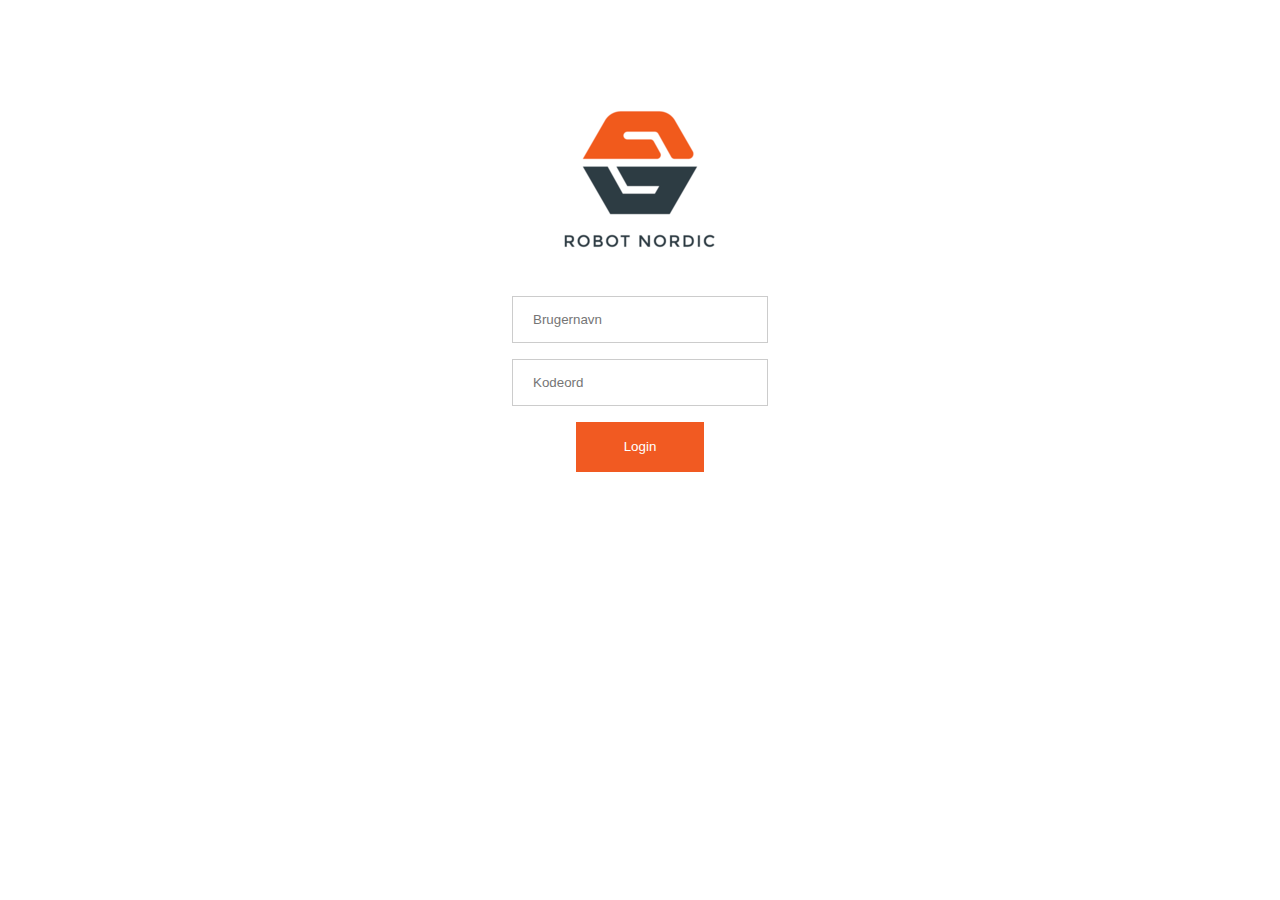
<file: index.html>
<!DOCTYPE html>
<html lang="da">
  <head>
    <meta charset="UTF-8" />
    <meta name="viewport" content="width=device-width, initial-scale=1.0" />
    <title>Loginside</title>
    <link rel="stylesheet" href="styles/style.css" />
    <script src="scrips/js.js" defer></script>
  </head>

  <body>
    <div class="login">
      <div class="loginLogo">
        <img src="assets\images\rnlogo2.png" alt="" />
      </div>
      <div class="loginInput">
        <form name="logind" id="loginForm">
          <input
            id="username"
            type="text"
            placeholder="Brugernavn"
            name="username"
            oninvalid="this.setCustomValidity('Indtast korrekt Brugernavn')"
            required
          />

          <br />

          <input
            id="password"
            type="password"
            placeholder="Kodeord"
            name="password"
            oninvalid="this.setCustomValidity('Forkert kode')"
            required
          />
          <br />
          <button type="submit" onclick="loginCheck(this.form)" value="logind">
            Login
          </button>
        </form>
      </div>
    </div>
  </body>
</html>
</file>
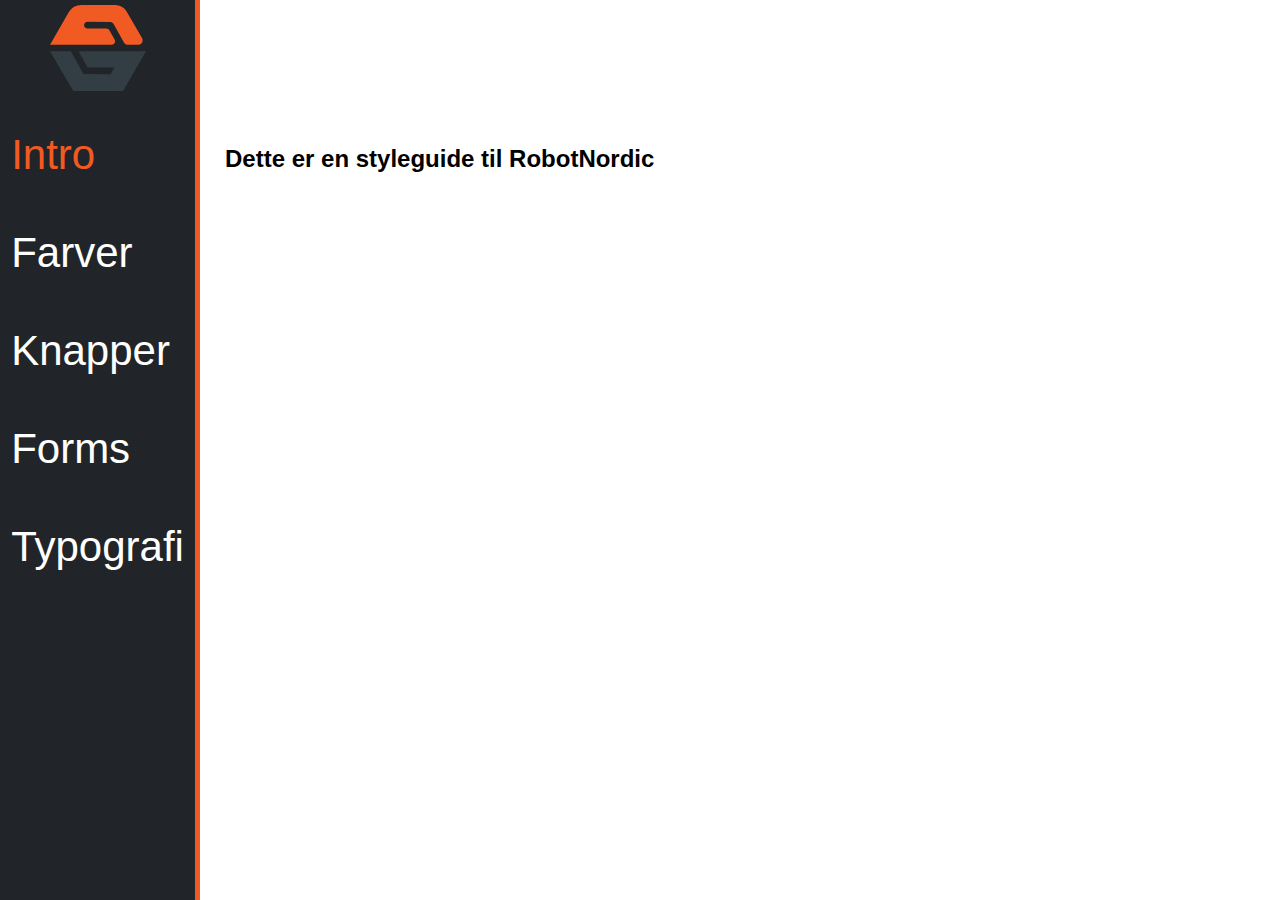
<file: styleguide/index.html>
<!DOCTYPE html>
<html lang="en">
  <head>
    <meta charset="UTF-8" />
    <meta name="viewport" content="width=device-width, initial-scale=1.0" />
    <link rel="stylesheet" href="./styles/index.css" />
    <title>Styleguide</title>
  </head>
  <body>
    <div class="container">
      <div class="fixed">
        <a href="index.html"><img src="./images/RN.svg" alt=""></a>
        <ul>
          <li><a href="index.html" class="active">Intro</a></li>
          <li><a href="farver.html">Farver</a></li>
          <li><a href="knapper.html">Knapper</a></li>
          <li><a href="forms.html">Forms</a></li>
          <li><a href="typografi.html">Typografi</a></li>
        </ul>
      </div>
      <div class="flex-item">
        <h2>
          Dette er en styleguide til RobotNordic
        </h2>
      </div>
    </div>
  </body>
</html>
</file>
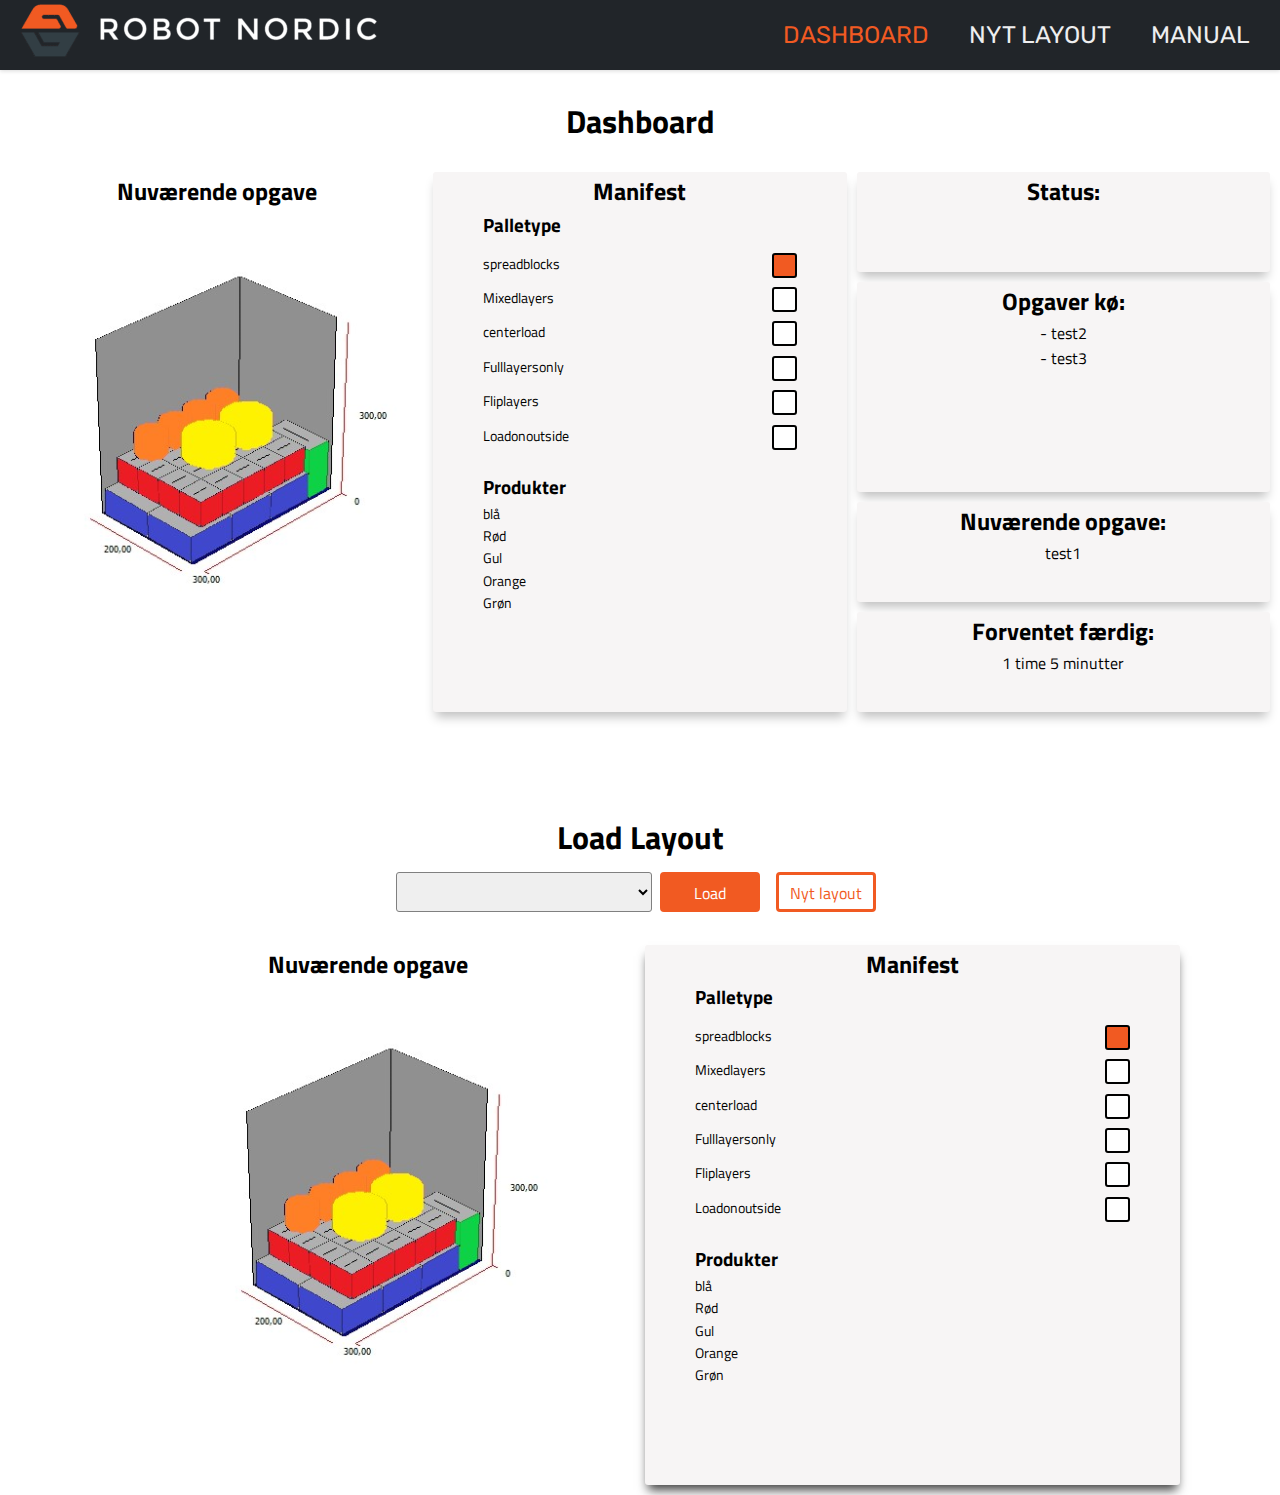
<file: dashboard.html>
<!DOCTYPE html>
<html lang="da">

<head>
  <meta charset="UTF-8">
  <meta name="viewport" content="width=device-width, initial-scale=1.0">
  <title>Dashboard</title>
  <link rel="stylesheet" href="styles/style.css">
  <link rel="stylesheet" href="https://cdnjs.cloudflare.com/ajax/libs/font-awesome/5.11.2/css/all.min.css">
  <link href="https://fonts.googleapis.com/css2?family=Rubik:wght@500&display=swap" rel="stylesheet">
  <link href="https://fonts.googleapis.com/css2?family=Titillium+Web:wght@400;600;700&display=swap" rel="stylesheet">
  <script src="scrips/js.js" defer></script>
  <script src="scrips/manifest.js" defer></script>
</head>

<body>
  <nav class="navbar">
    <label class="navbar-toggle" id="js-navbar-toggle" for="chkToggle">
      <i class="fa fa-bars fa-fw"></i>
    </label>
    <a href="dashboard.html">
      <img class="navbarLogo" src="assets\images\rnlogo1.png" alt=""> </a>
    <input type="checkbox" id="chkToggle">
    <ul class="main-nav" id="js-menu">

      <li>
        <a href="dashboard.html" class="nav-links linkActive">DASHBOARD</a>
      </li>
      <li>
        <a href="nytlayout.html" class="nav-links">NYT LAYOUT</a>
      </li>
      <li>
        <a href="tutorial.html" class="nav-links">MANUAL</a>
      </li>
    </ul>
  </nav>
  <br>
  <h1 style="text-align: center;">Dashboard</h1>
  <br>
  <div class="manifestButton">
      <p>Manifest</p>
  </div>
  <div class="manifestContent"> 
      <h3>Palletype</h3>
      <label class="checkboxContainerDashboard">spreadblocks
        <input type="checkbox" checked="checked" />
        <span class="checkmark"></span>
      </label>
      <label class="checkboxContainerDashboard">Mixedlayers
        <input type="checkbox" />
        <span class="checkmark"></span>
      </label>
      <label class="checkboxContainerDashboard">centerload
        <input type="checkbox" />
        <span class="checkmark"></span>
      </label>
      <label class="checkboxContainerDashboard">Fulllayersonly
        <input type="checkbox" />
        <span class="checkmark"></span>
      </label>
      <label class="checkboxContainerDashboard">Fliplayers
        <input type="checkbox" />
        <span class="checkmark"></span>
      </label>
      <label class="checkboxContainerDashboard">Loadonoutside
        <input type="checkbox" />
        <span class="checkmark"></span>
      </label>
      <br>
      <h3>Produkter</h3>

        <p>blå</p>
        <p>Rød</p>
        <p>Gul</p>
        <p>Orange</p>
        <p>Grøn</p>
  </div>
  <div class="dashboardGridContainer">
    <div class="one">
      <h2>Nuværende opgave</h2>
      <img src="assets\images\unknown.png" alt="" class="dashboardBillede" />
    </div>
    <div class="two">
      <h2 style="text-align: center;">Manifest</h2>
      <h3 style="padding-left: 50px;">Palletype</h3>
      <label class="checkboxContainerDashboard">spreadblocks
        <input type="checkbox" checked="checked" />
        <span class="checkmark"></span>
      </label>
      <label class="checkboxContainerDashboard">Mixedlayers
        <input type="checkbox" />
        <span class="checkmark"></span>
      </label>
      <label class="checkboxContainerDashboard">centerload
        <input type="checkbox" />
        <span class="checkmark"></span>
      </label>
      <label class="checkboxContainerDashboard">Fulllayersonly
        <input type="checkbox" />
        <span class="checkmark"></span>
      </label>
      <label class="checkboxContainerDashboard">Fliplayers
        <input type="checkbox" />
        <span class="checkmark"></span>
      </label>
      <label class="checkboxContainerDashboard">Loadonoutside
        <input type="checkbox" />
        <span class="checkmark"></span>
      </label>
      <br>
      <h3 style="padding-left: 50px;">Produkter</h3>
      <div class="produktFarver">
        <p>blå</p>
        <p>Rød</p>
        <p>Gul</p>
        <p>Orange</p>
        <p>Grøn</p>
      </div>
    </div>
    <div class="three">
      <h2>Status:</h2>
    </div>
    <div class="four">
      <h2>Opgaver kø:</h2>
      <p>- test2</p>
      <p>- test3</p>
    </div>
    <div class="five">
      <h2>Nuværende opgave:</h2>
      <p>test1</p>
    </div>
    <div class="six">
      <h2>Forventet færdig:</h2>
      <p>1 time 5 minutter</p>
    </div>
  </div>

  <h1 style="text-align: center;">Load Layout</h1>
  <div class="loadLayoutSection">
    <select>
      <option value="" disabled selected style="display: none;"> </option>
      <option value="op1">op1</option>
      <option value="op2">op2</option>
      <option value="op3">op3</option>
      <option value="op4">op4</option>
    </select>

    <button class="frem forsideKnap">Load</button>

    <button class="tilbage forsideKnap" onclick="window.location.href= 'nytlayout.html';">Nyt layout</button>
  </div>
  <div class="loadLayoutGridContainer">
    <div class="oneLoad">
      <h2>Nuværende opgave</h2>
      <img src="assets\images\unknown.png" alt="nuværende opgave" class="dashboardBillede2" />
    </div>
    <div class="twoLoad">
      <h2 style="text-align: center;">Manifest</h2>
      <h3 style="padding-left: 50px;">Palletype</h3>
      <label class="checkboxContainerDashboard">spreadblocks
        <input type="checkbox" checked="checked" />
        <span class="checkmark"></span>
      </label>
      <label class="checkboxContainerDashboard">Mixedlayers
        <input type="checkbox" />
        <span class="checkmark"></span>
      </label>
      <label class="checkboxContainerDashboard">centerload
        <input type="checkbox" />
        <span class="checkmark"></span>
      </label>
      <label class="checkboxContainerDashboard">Fulllayersonly
        <input type="checkbox" />
        <span class="checkmark"></span>
      </label>
      <label class="checkboxContainerDashboard">Fliplayers
        <input type="checkbox" />
        <span class="checkmark"></span>
      </label>
      <label class="checkboxContainerDashboard">Loadonoutside
        <input type="checkbox" />
        <span class="checkmark"></span>
      </label>
      <br>
      <h3 style="padding-left: 50px;">Produkter</h3>
      <div class="produktFarver">
        <p>blå</p>
        <p>Rød</p>
        <p>Gul</p>
        <p>Orange</p>
        <p>Grøn</p>
      </div>
    </div>
  </div>


</body>

</html>
</file>
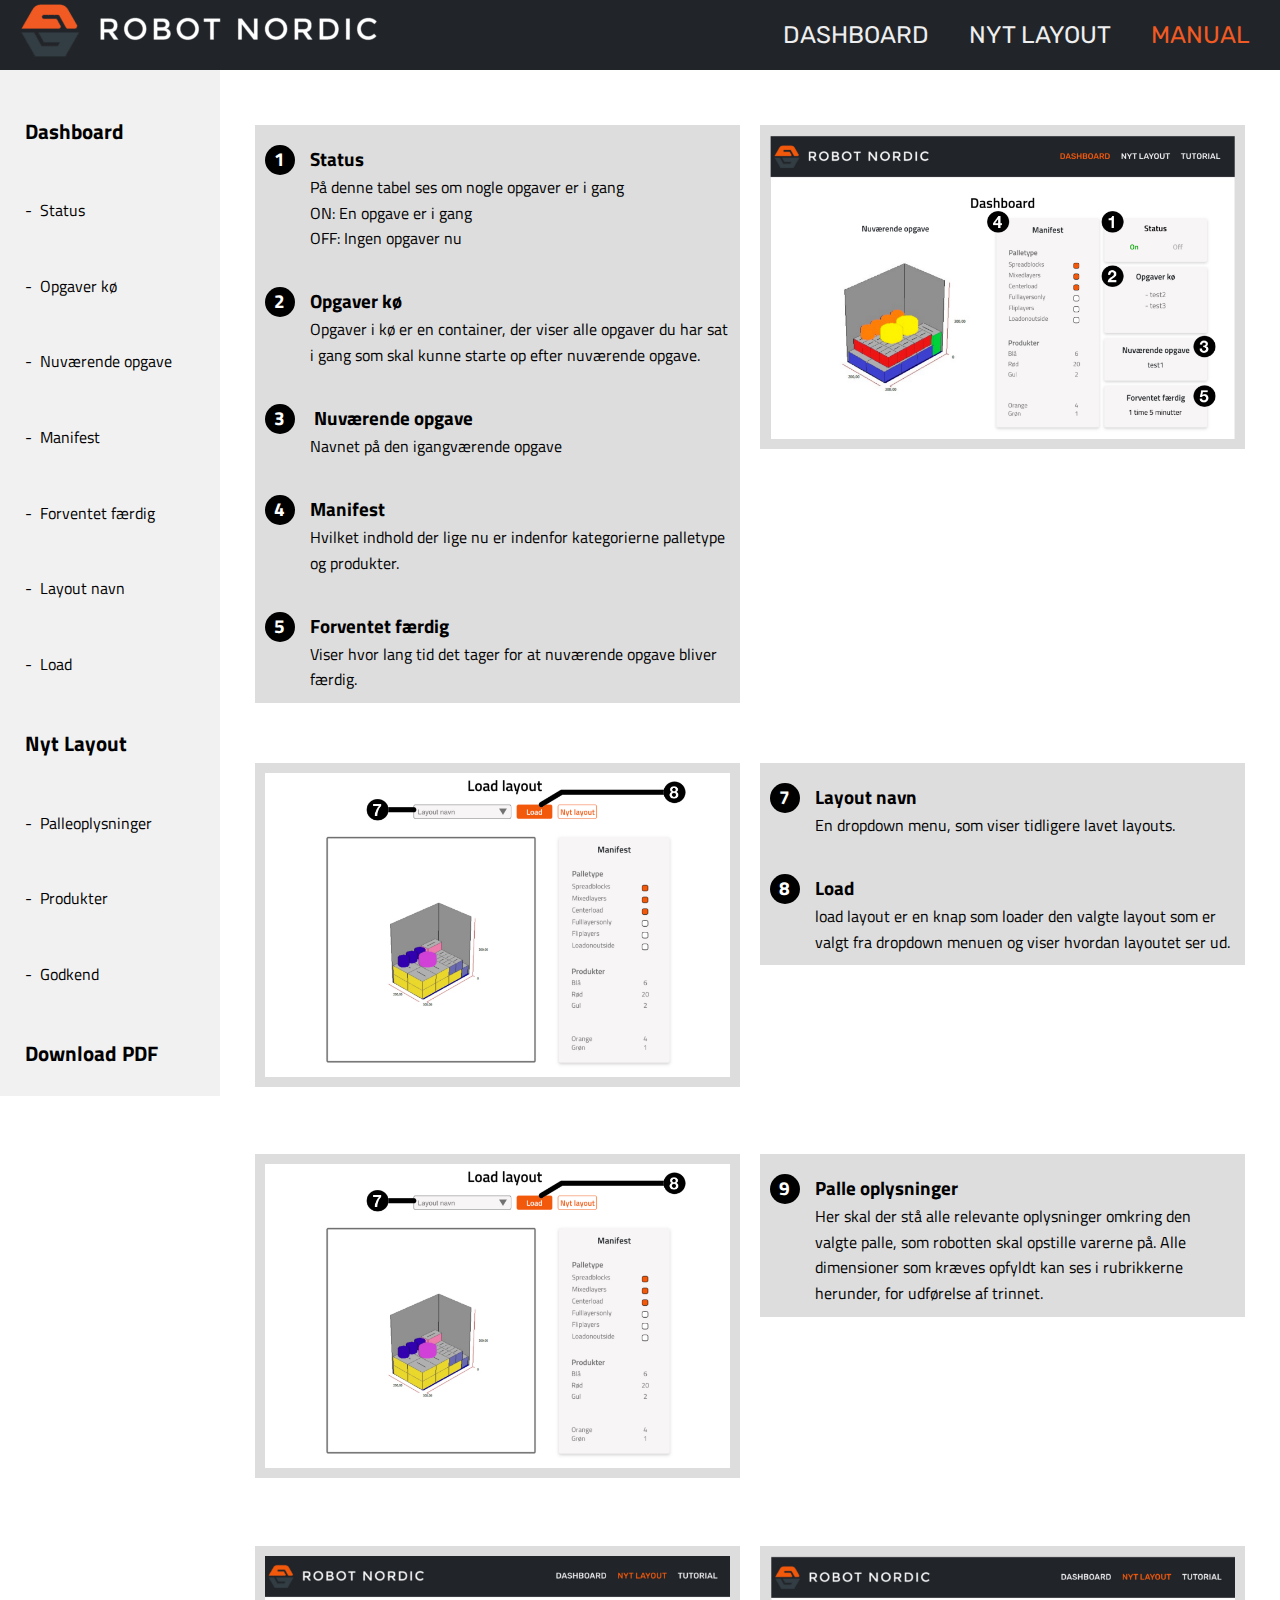
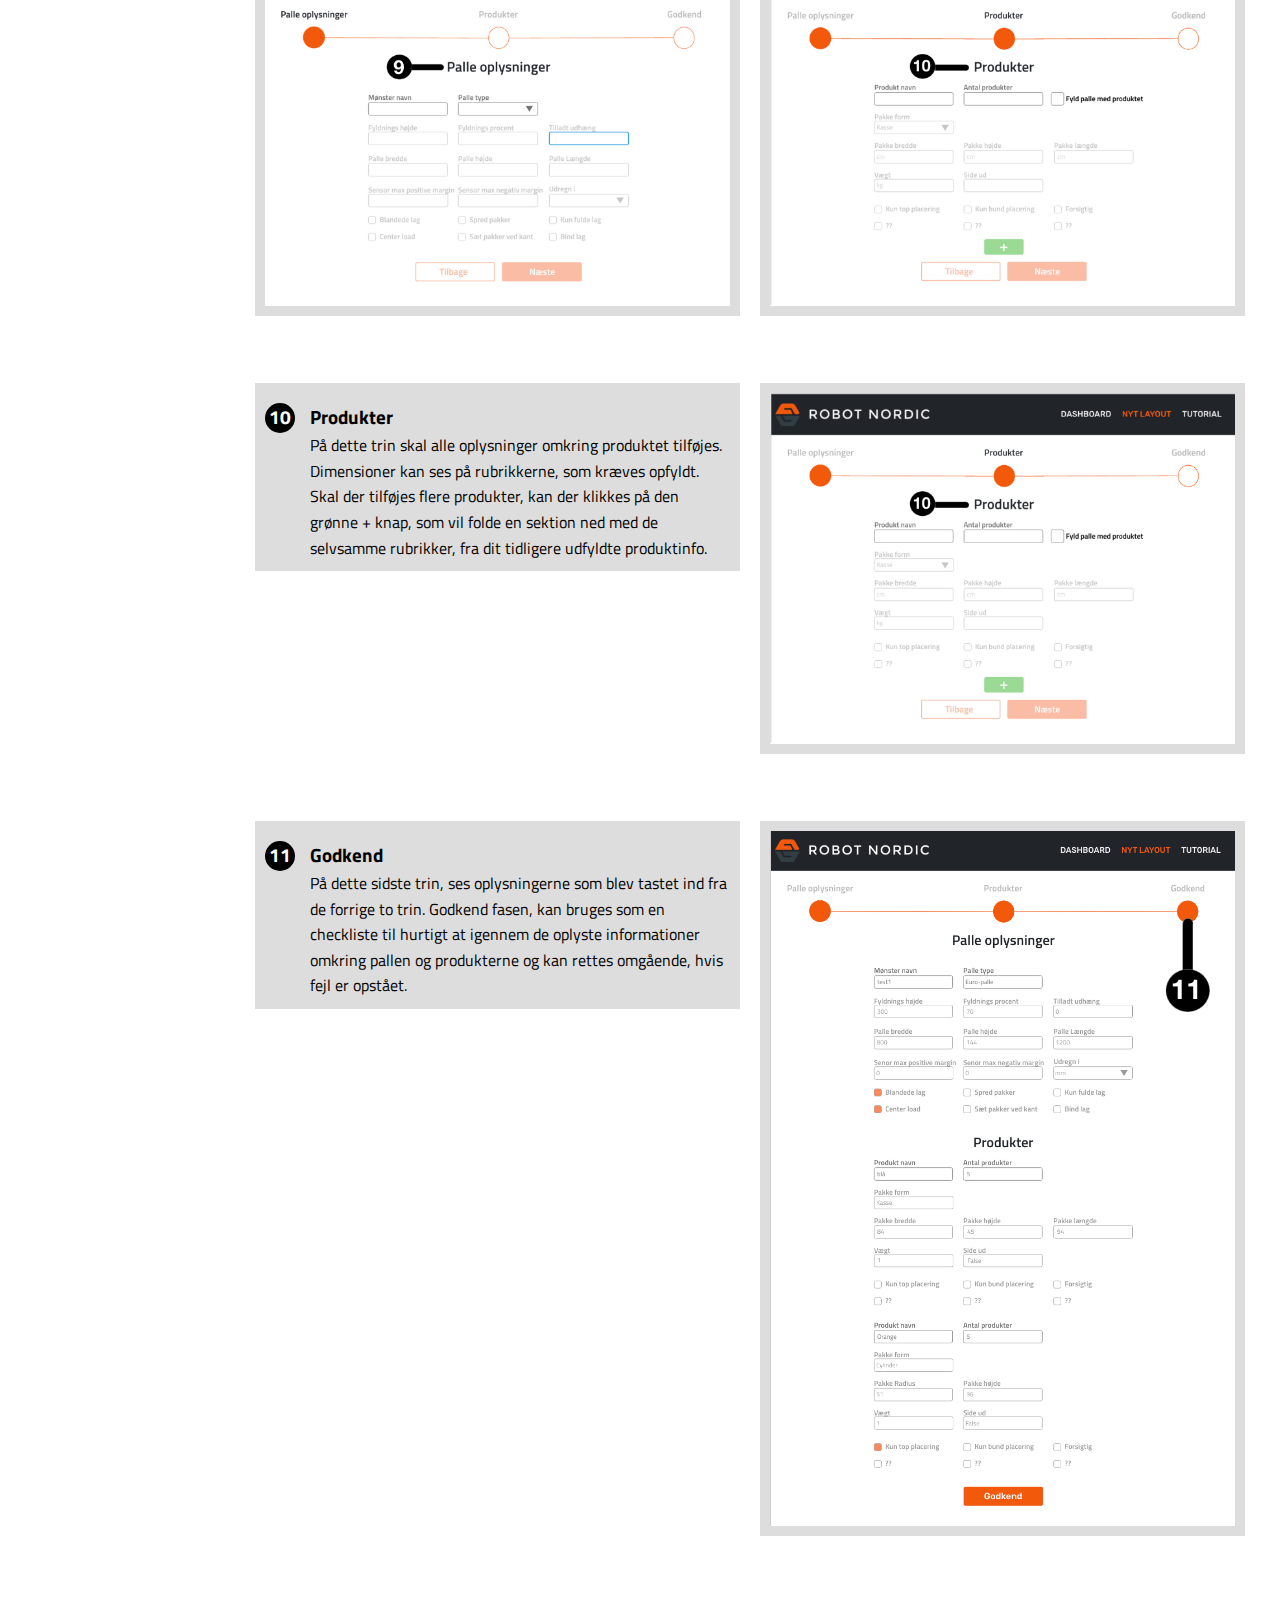
<file: manual.html>
<!DOCTYPE html>
<html lang="da">

<head>
    <meta charset="UTF-8">
    <meta name="viewport" content="width=device-width, initial-scale=1.0">
    <title>Manual</title>
    <link rel="stylesheet" href="styles/style.css">
    <link rel="stylesheet" href="https://cdnjs.cloudflare.com/ajax/libs/font-awesome/5.11.2/css/all.min.css">
    <link href="https://fonts.googleapis.com/css2?family=Rubik:wght@500&display=swap" rel="stylesheet">
    <link href="https://fonts.googleapis.com/css2?family=Titillium+Web:wght@400;600;700&display=swap" rel="stylesheet">
    <script src="scripts/js.js" defer></script>
</head>

<body>
    <!--Top navigation-->
    <nav class="navbar">
        <label class="navbar-toggle" id="js-navbar-toggle" for="chkToggle">
            <i class="fa fa-bars fa-fw"></i>
        </label>
        <a href="dashboard.html">
            <img class="navbarLogo" src="assets/images/rnlogo1.png" alt="robot nordic logo"> </a>
        <input type="checkbox" id="chkToggle">
        <ul class="main-nav" id="js-menu">
            <li>
                <a href="dashboard.html" class="nav-links">DASHBOARD</a>
            </li>
            <li>
                <a href="nytlayout.html" class="nav-links">NYT LAYOUT</a>
            </li>
            <li>
                <a href="manual.html" class="nav-links linkActive">MANUAL</a>
            </li>
        </ul>
    </nav>

    <div class="manualContainer">
        <!--Navigationen som er i siden på manualen-->
        <ul class="manual-nav">
            <li><a href="#dashboard" class="manual-sider">Dashboard</a></li>
            <li><a href="#status" class="manual-links">Status</a></li>
            <li><a href="#opgaver" class="manual-links">Opgaver kø</a></li>
            <li><a href="#nuværendeopgave" class="manual-links">Nuværende opgave</a></li>
            <li><a href="#manifest" class="manual-links">Manifest</a></li>
            <li><a href="#forventetfærdig" class="manual-links">Forventet færdig</a></li>
            <li><a href="#layoutnavn" class="manual-links">Layout navn</a></li>
            <li><a href="#load" class="manual-links">Load</a></li>
            <li><a href="#nytlayout" class="manual-sider">Nyt Layout</a></li>
            <li><a href="#palleoplysninger" class="manual-links">Palleoplysninger</a></li>
            <li><a href="#produkter" class="manual-links">Produkter</a></li>
            <li><a href="#godkend" class="manual-links">Godkend</a></li>
            <li><a href="assets/pdf_manual/Brugermanual_dashboard_v1.pdf" class="manual-sider"
                    download="dashboardpdf">Download PDF</a>
            </li>
        </ul>
        <!--Start på manualens indhold-->
        <div class="manualGrid">
            <!--Punkt 1-5 i manualen-->
            <div class="manual-space">
                <div class="section-one">
                    <h3><span id="status" class="black">1</span>Status</h3>
                    <p class="manual-p">På denne tabel ses om nogle opgaver er i gang
                        <br>ON: En opgave er i gang
                        <br>OFF: Ingen opgaver nu </p>
                    <br>
                    <h3><span id="opgaver" class="black">2</span>Opgaver kø</h3>
                    <p class="manual-p">Opgaver i kø er en container, der viser alle opgaver du har sat i gang som
                        skal
                        kunne starte op
                        efter nuværende opgave.</p>
                    <br>
                    <h3><span id="nuværendeopgave" class="black">3</span> Nuværende opgave</h3>
                    <p class="manual-p">Navnet på den igangværende opgave
                    </p>
                    <br>
                    <h3><span id="manifest" class="black">4</span>Manifest</h3>
                    <p class="manual-p">Hvilket indhold der lige nu er indenfor kategorierne palletype og produkter.
                    </p>
                    <br>
                    <h3><span id="forventetfærdig" class="black">5</span>Forventet færdig</h3>
                    <p class="manual-p">Viser hvor lang tid det tager for at nuværende opgave bliver færdig.
                    </p>
                </div>
            </div>
            <div class="manual-space">
                <img src="assets/images/manual-dashboard.jpg" class="dashboardimg " alt="dashboard">
            </div>
            <!--Punkt 6-8 i manualen-->
            <div class="manual-space desktopBillede">
                <img src="assets/images/manual-load-layout.jpg" class="loadlayoutimg " alt="loadlayoutimg">
            </div>
            <div class="manual-space ">
                <div class="section-one">
                    <h3><span id="layoutnavn" class="black">7</span>Layout navn</h3>
                    <p class="manual-p">En dropdown menu, som viser tidligere lavet layouts.</p>
                    <br>
                    <h3><span id="load" class="black">8</span>Load</h3>
                    <p class="manual-p">load layout er en knap som loader den valgte layout som er valgt fra
                        dropdown
                        menuen og viser
                        hvordan layoutet ser ud.</p>
                </div>
            </div>

            <div class="manual-space mobilBillede">
                <img src="assets/images/manual-load-layout.jpg" class="loadlayoutimg" alt="loadlayoutimg">
            </div>
            <!--Punkt 9 i manualen-->
            <div class="manual-space">
                <div class="section-one">
                    <h3><span id="palleoplysninger" class="black">9</span>Palle oplysninger</h3>
                    <p class="manual-p">Her skal der stå alle relevante oplysninger omkring den valgte palle, som
                        robotten skal opstille
                        varerne på. Alle dimensioner som kræves opfyldt kan ses i rubrikkerne herunder, for
                        udførelse af
                        trinnet. </p>
                </div>
            </div>
            <div class="manual-space">
                <img src="assets/images/manual-palleoplysninger.jpg" class="palleopimg" alt="palleopimg">
            </div>
            <!--Punkt 10 i manualen-->
            <div class="manual-space desktopBillede">
                <img src="assets/images/manual-produkter.jpg" class="produkterimg" alt="produkterimg">
            </div>
            <div class="manual-space">
                <div class="section-one">
                    <h3><span id="produkter" class="black">10</span>Produkter</h3>
                    <p class="manual-p">På dette trin skal alle oplysninger omkring produktet tilføjes. Dimensioner
                        kan
                        ses på rubrikkerne,
                        som kræves opfyldt. Skal der tilføjes flere produkter, kan der klikkes på den grønne + knap,
                        som
                        vil
                        folde en sektion ned med de selvsamme rubrikker, fra dit tidligere udfyldte produktinfo.
                    </p>
                </div>
            </div>
            <div class="manual-space mobilBillede">
                <img src="assets/images/manual-produkter.jpg" class="produkterimg" alt="produkterimg">
            </div>
            <!--Punkt 11 i manualen-->
            <div class="manual-space">
                <div class="section-one">
                    <h3><span id="godkend" class="black">11</span>Godkend</h3>
                    <p class="manual-p">På dette sidste trin, ses oplysningerne som blev tastet ind fra de forrige
                        to
                        trin. Godkend fasen,
                        kan bruges som en checkliste til hurtigt at igennem de oplyste informationer omkring pallen
                        og
                        produkterne og kan rettes omgående, hvis fejl er opstået. </p>
                </div>
            </div>
            <div class="manual-space">
                <img src="assets/images/manual-godkend.jpg" class="godkendimg" alt="godkendimg">
            </div>
        </div>
        <!--Knap som tager brugeren tilbage til toppen af siden-->
        <button onclick="topFunction()" id="myBtn" title="Go to top">▲</button>
    </div>
</body>

</html>
</file>
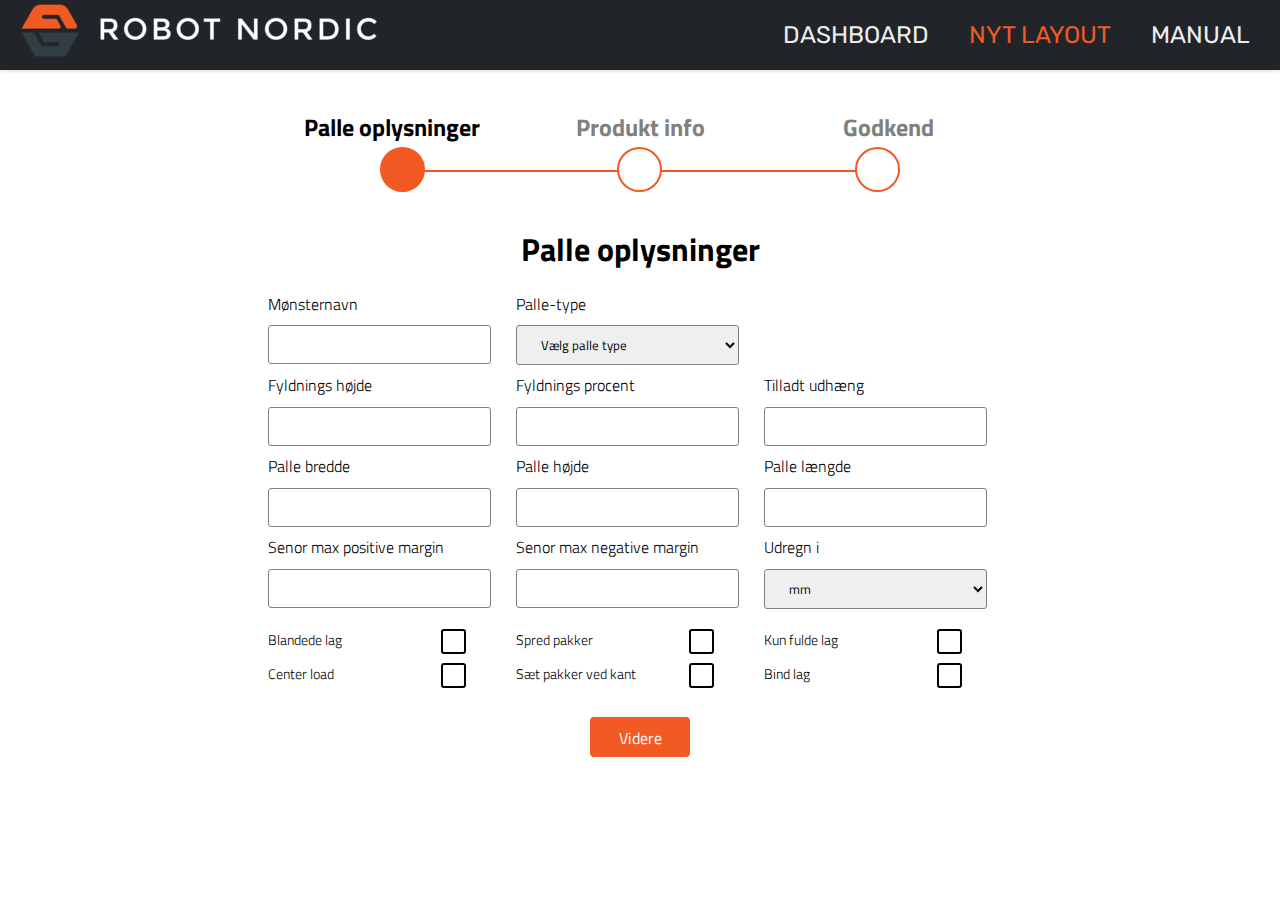
<file: nytlayout.html>
<!DOCTYPE html>
<html lang="da">

<head>
    <meta charset="UTF-8">
    <meta name="viewport" content="width=device-width, initial-scale=1.0">
    <title>Nyt Layout</title>
    <link rel="stylesheet" href="styles/style.css">
    <link rel="stylesheet" href="https://cdnjs.cloudflare.com/ajax/libs/font-awesome/5.11.2/css/all.min.css">
    <link href="https://fonts.googleapis.com/css2?family=Rubik:wght@500&display=swap" rel="stylesheet">
    <link href="https://fonts.googleapis.com/css2?family=Titillium+Web:wght@400;600;700&display=swap" rel="stylesheet">
    <script src="scrips/js.js" defer></script>
</head>

<body>
    <nav class="navbar">
        <label class="navbar-toggle" id="js-navbar-toggle" for="chkToggle">
            <i class="fa fa-bars fa-fw"></i>
        </label>
        <a href="dashboard.html">
            <img class="navbarLogo" src="assets/images/rnlogo1.png" alt="robot nordic logo"> </a>
        <input type="checkbox" id="chkToggle">
        <ul class="main-nav" id="js-menu">

            <li>
                <a href="dashboard.html" class="nav-links">DASHBOARD</a>
            </li>
            <li>
                <a href="nytlayout.html" class="nav-links linkActive">NYT LAYOUT</a>
            </li>
            <li>
                <a href="tutorial.html" class="nav-links">MANUAL</a>
            </li>
        </ul>
    </nav>


    <section class="nytlayout">
        <div class="tab">
            <button class="tabLinks" onclick="openNytLayout(event, 'palleoplysninger')" id="defaultOpen">Palle
                oplysninger</button>
            <button class="tabLinks" onclick="openNytLayout(event, 'produkter')">Produkter</button>
            <button class="tabLinks" onclick="openNytLayout(event, 'godkend')">Godkend</button>
        </div>

        <div id="palleoplysninger" class="tabContent">
            <div class="breadcrumb">
                <div class="breadcrumbText">
                    <div>
                        <h2>Palle oplysninger</h2>
                    </div>
                    <div class="notActive">
                        <h2>Produkt info</h2>
                    </div>
                    <div class="notActive">
                        <h2>Godkend</h2>
                    </div>
                </div>
                <div class="breadcrumbContainer">
                    <div class="breadcrumbActive"></div>
                    <div class="breadcrumbNotActive"></div>
                    <div class="breadcrumbNotActive"></div>
                </div>
            </div>
            <h1 class="tabTitel">Palle oplysninger</h1>
            <form>
                <div class="formGrid">
                    <div>
                        <label for="patternName">Mønsternavn </label>
                        <br>
                        <input type="text" name="patternName" id="patternName">
                    </div>
                    <div>

                        <label for="palletype">Palle-type</label>
                        <br>
                        <select id="palletype">
                            <option value="" disabled selected>Vælg palle type</option>
                            <option value="EUR-Palle">EUR-palle</option>
                            <option value="EUR-Halvpalle">EUR-Halvpalle</option>
                            <option value="EUR-Kvartpalle">EUR-Kvartpalle</option>
                            <option value="Reset">Reset</option>
                        </select>
                    </div>
                    <div></div>

                    <div>
                        <label for="fyldningsHeight">Fyldnings højde </label>
                        <br>
                        <input type="number" name="fyldningsHeight" id="fyldningsHeight">
                    </div>
                    <div>
                        <label for="fyldningsProcent">Fyldnings procent </label>
                        <br>

                        <input type="number" name="fyldningsProcent" id="fyldningsProcent">
                    </div>
                    <div>
                        <label for="tilladtUdhæng">Tilladt udhæng</label>
                        <br>

                        <input type="number" name="tilladtUdhæng" id="tilladtUdhæng">
                    </div>
                    <div>
                        <label for="palleBredde">Palle bredde</label>
                        <br>

                        <input type="number" name="palleBredde" id="palleBredde">
                    </div>
                    <div>
                        <label for="palleHeight">Palle højde</label>
                        <br>

                        <input type="number" name="palleHeight" id="palleHeight">
                    </div>
                    <div>
                        <label for="palleLength">Palle længde</label>
                        <br>

                        <input type="number" name="palleLength" id="palleLength">
                    </div>
                    <div>
                        <label for="senorMaxPosMar">Senor max positive margin</label>
                        <br>

                        <input type="number" name="senorMaxPosMar" id="senorMaxPosMar">
                    </div>
                    <div>
                        <label for="senorMaxNegMar">Senor max negative margin</label>
                        <br>

                        <input type="number" name="senorMaxNegMar" id="senorMaxNegMar">
                    </div>
                    <div>
                        <label for="udregn">Udregn i</label>
                        <br>

                        <select name="udregn" id="udregn">
                            <option value="mm">mm</option>
                            <option value="procent">procent</option>
                        </select>
                    </div>
                    <div>

                        <label class="checkboxContainerLayout">
                            <input type="checkbox" name="blandedeLag" id="blandedeLag" />
                            <span class="checkmarkLayout"></span>
                            Blandede lag
                        </label>

                    </div>
                    <div>
                        <label class="checkboxContainerLayout">
                            <input type="checkbox" name="spredPakker" id="spredPakker" />
                            <span class="checkmarkLayout"></span>
                            Spred pakker
                        </label>
                    </div>
                    <div>
                        <label class="checkboxContainerLayout">
                            <input type="checkbox" name="kunFuldeLag" id="kunFuldeLag" />
                            <span class="checkmarkLayout"></span>
                            Kun fulde lag
                        </label>

                    </div>
                    <div>
                        <label class="checkboxContainerLayout">
                            <input type="checkbox" name="centerLoad" id="centerLoad" />
                            <span class="checkmarkLayout"></span>
                            Center load
                        </label>

                    </div>
                    <div>
                        <label class="checkboxContainerLayout">
                            <input type="checkbox" name="pakkerVedKant" id="pakkerVedKant" />
                            <span class="checkmarkLayout"></span>
                            Sæt pakker ved kant
                        </label>


                    </div>
                    <div>
                        <label class="checkboxContainerLayout">
                            <input type="checkbox" name="bindLag" id="bindLag" />
                            <span class="checkmarkLayout"></span>
                            Bind lag
                        </label>

                    </div>
                </div>
            </form>
            <div class="tabButton">
                <button class="tabLinks frem" id="videre" onclick="openNytLayout(event, 'produkter')">Videre</button>
            </div>
        </div>

        <div id="produkter" class="tabContent">
            <div class="breadcrumb">
                <div class="breadcrumbText">
                    <div class="notActive">
                        <h2>Palle oplysninger</h2>
                    </div>
                    <div>
                        <h2>Produkt info</h2>
                    </div>
                    <div class="notActive">
                        <h2>Godkend</h2>
                    </div>
                </div>
                <div class="breadcrumbContainer">
                    <div class="breadcrumbActive"></div>
                    <div class="breadcrumbActive"></div>
                    <div class="breadcrumbNotActive"></div>
                </div>
            </div>
            <h1 class="tabTitel">Produkt info</h1>

            <form>
                <div class="formGrid">
                    <div>
                        <label for="produktNavn">Produkt navn</label>
                        <input type="text" name="produktNavn" id="produktNavn">
                    </div>
                    <div>
                        <label for="antalProdukter">Antal produkter</label>
                        <input type="number" name="antalProdukter" id="antalProdukter">
                    </div>
                    <div>
                        <label class="checkboxContainerLayout">
                            <input type="checkbox" name="fyldPalleProdukt" id="fyldPalleProdukt" />
                            <span class="checkmarkLayout"></span>
                            Fyld palle med produkt
                        </label>

                    </div>
                    <div>
                        <label for="pakkeFrom">Pakke form</label>
                        <select name="pakkeFrom" id="pakkeFrom">
                            <option value="kasse">Kasse</option>
                            <option value="rund">Rund</option>
                        </select>
                    </div>
                    <div></div>
                    <div></div>
                    <div>
                        <label for="pakkeBredde">Pakke bredde</label>
                        <input type="number" name="pakkeBredde" id="pakkeBredde">
                    </div>
                    <div>
                        <label for="pakkeHøjde">Pakke højde</label>
                        <input type="number" name="pakkeHøjde" id="pakkeHøjde">
                    </div>
                    <div>
                        <label for="pakkeLængde">Pakke længde</label>
                        <input type="number" name="pakkeLængde" id="pakkeLængde">
                    </div>
                    <div>
                        <label for="vægt">Vægt</label>
                        <input type="number" name="vægt" id="vægt">
                    </div>
                    <div>
                        <label for="sideUd">Side ud</label>
                        <input type="text" name="sideUd" id="sideUd">
                    </div>
                    <div></div>
                    <div>
                        <label class="checkboxContainerLayout">
                            <input type="checkbox" name="kunTopPlacering" id="kunTopPlacering" />
                            <span class="checkmarkLayout"></span>
                            Kun top placering
                        </label>

                    </div>
                    <div>
                        <label class="checkboxContainerLayout">
                            <input type="checkbox" name="kunBundPlacering" id="kunBundPlacering" />
                            <span class="checkmarkLayout"></span>
                            Kun bund placering
                        </label>

                    </div>
                    <div>
                        <label class="checkboxContainerLayout">
                            <input type="checkbox" name="forsigtig" id="forsigtig" />
                            <span class="checkmarkLayout"></span>
                            Forsigtig
                        </label>

                    </div>
                </div>
            </form>
            <div class="tabButton">
                <button class="tabLinks tilbage" onclick="openNytLayout(event, 'palleoplysninger')">Tilbage</button>
                <button class="tabLinks frem" id="videre2" onclick="openNytLayout(event, 'godkend')">Videre</button>
            </div>
        </div>

        <div id="godkend" class="tabContent">
            <div class="breadcrumb">
                <div class="breadcrumbText">
                    <div class="notActive">
                        <h2>Palle oplysninger</h2>
                    </div>
                    <div class="notActive">
                        <h2>Produkt info</h2>
                    </div>
                    <div>
                        <h2>Godkend</h2>
                    </div>
                </div>
                <div class="breadcrumbContainer">
                    <div class="breadcrumbActive"></div>
                    <div class="breadcrumbActive"></div>
                    <div class="breadcrumbActive"></div>
                </div>
            </div>
            <h1 class="tabTitel">Palle oplysninger</h1>
            <form>
                <div class="formGrid">
                    <div>
                        <label for="patternName">Mønsternavn </label>
                        <br>
                        <input type="text" name="patternName" id="patternNameGodkend">
                    </div>
                    <div>

                        <label for="palletype">Palle-type</label>
                        <br>
                        <select id="palletypeGodkend">
                            <option value="" disabled selected>Vælg palle type</option>
                            <option value="EUR-Palle">EUR-palle</option>
                            <option value="EUR-Halvpalle">EUR-Halvpalle</option>
                            <option value="EUR-Kvartpalle">EUR-Kvartpalle</option>
                            <option value="Reset">Reset</option>
                        </select>
                    </div>
                    <div></div>

                    <div>
                        <label for="fyldningsHeight">Fyldnings højde </label>
                        <br>
                        <input type="number" name="fyldningsHeight" id="fyldningsHeightGodkend">
                    </div>
                    <div>
                        <label for="fyldningsProcent">Fyldnings procent </label>
                        <br>

                        <input type="number" name="fyldningsProcent" id="fyldningsProcentGodkend">
                    </div>
                    <div>
                        <label for="tilladtUdhæng">Tilladt udhæng</label>
                        <br>

                        <input type="number" name="tilladtUdhæng" id="tilladtUdhængGodkend">
                    </div>
                    <div>
                        <label for="palleBredde">Palle bredde</label>
                        <br>

                        <input type="number" name="palleBredde" id="palleBreddeGodkend">
                    </div>
                    <div>
                        <label for="palleHeight">Palle højde</label>
                        <br>

                        <input type="number" name="palleHeight" id="palleHeightGodkend">
                    </div>
                    <div>
                        <label for="palleLength">Palle længde</label>
                        <br>

                        <input type="number" name="palleLength" id="palleLengthGodkend">
                    </div>
                    <div>
                        <label for="senorMaxPosMar">Senor max positive margin</label>
                        <br>

                        <input type="number" name="senorMaxPosMar" id="senorMaxPosMarGodkend">
                    </div>
                    <div>
                        <label for="senorMaxNegMar">Senor max negative margin</label>
                        <br>

                        <input type="number" name="senorMaxNegMar" id="senorMaxNegMarGodkend">
                    </div>
                    <div>
                        <label for="udregn">Udregn i</label>
                        <br>

                        <select name="udregn" id="udregnGodkend">
                            <option value="mm">mm</option>
                            <option value="procent">procent</option>
                        </select>
                    </div>
                    <div>

                        <label class="checkboxContainerLayout">
                            <input type="checkbox" name="blandedeLag" id="blandedeLagGodkend" />
                            <span class="checkmarkLayout"></span>
                            Blandede lag
                        </label>

                    </div>
                    <div>
                        <label class="checkboxContainerLayout">
                            <input type="checkbox" name="spredPakker" id="spredPakkerGodkend" />
                            <span class="checkmarkLayout"></span>
                            Spred pakker
                        </label>
                    </div>
                    <div>
                        <label class="checkboxContainerLayout">
                            <input type="checkbox" name="kunFuldeLag" id="kunFuldeLagGodkend" />
                            <span class="checkmarkLayout"></span>
                            Kun fulde lag
                        </label>

                    </div>
                    <div>
                        <label class="checkboxContainerLayout">
                            <input type="checkbox" name="centerLoad" id="centerLoadGodkend" />
                            <span class="checkmarkLayout"></span>
                            Center load
                        </label>

                    </div>
                    <div>
                        <label class="checkboxContainerLayout">
                            <input type="checkbox" name="pakkerVedKant" id="pakkerVedKantGodkend" />
                            <span class="checkmarkLayout"></span>
                            Sæt pakker ved kant
                        </label>


                    </div>
                    <div>
                        <label class="checkboxContainerLayout">
                            <input type="checkbox" name="bindLag" id="bindLagGodkend" />
                            <span class="checkmarkLayout"></span>
                            Bind lag
                        </label>

                    </div>
                </div>
            </form>
            <br>
            <h1 class="tabTitel">Produkt info</h1>

            <form>
                <div class="formGrid">
                    <div>
                        <label for="produktNavn">Produkt navn</label>
                        <input type="text" name="produktNavn" id="produktNavnGodkend">
                    </div>
                    <div>
                        <label for="antalProdukter">Antal produkter</label>
                        <input type="number" name="antalProdukter" id="antalProdukterGodkend">
                    </div>
                    <div>
                        <label class="checkboxContainerLayout">
                            <input type="checkbox" name="fyldPalleProdukt" id="fyldPalleProduktGodkend" />
                            <span class="checkmarkLayout"></span>
                            Fyld palle med produkt
                        </label>

                    </div>
                    <div>
                        <label for="pakkeFrom">Pakke form</label>
                        <select name="pakkeFrom" id="pakkeFromGodkend">
                            <option value="kasse">Kasse</option>
                            <option value="rund">Rund</option>
                        </select>
                    </div>
                    <div></div>
                    <div></div>
                    <div>
                        <label for="pakkeBredde">Pakke bredde</label>
                        <input type="number" name="pakkeBredde" id="pakkeBreddeGodkend">
                    </div>
                    <div>
                        <label for="pakkeHøjde">Pakke højde</label>
                        <input type="number" name="pakkeHøjde" id="pakkeHøjdeGodkend">
                    </div>
                    <div>
                        <label for="pakkeLængde">Pakke længde</label>
                        <input type="number" name="pakkeLængde" id="pakkeLængdeGodkend">
                    </div>
                    <div>
                        <label for="vægt">Vægt</label>
                        <input type="number" name="vægt" id="vægtGodkend">
                    </div>
                    <div>
                        <label for="sideUd">Side ud</label>
                        <input type="text" name="sideUd" id="sideUdGodkend">
                    </div>
                    <div></div>
                    <div>
                        <label class="checkboxContainerLayout">
                            <input type="checkbox" name="kunTopPlacering" id="kunTopPlaceringGodkend" />
                            <span class="checkmarkLayout"></span>
                            Kun top placering
                        </label>

                    </div>
                    <div>
                        <label class="checkboxContainerLayout">
                            <input type="checkbox" name="kunBundPlacering" id="kunBundPlaceringGodkend" />
                            <span class="checkmarkLayout"></span>
                            Kun bund placering
                        </label>

                    </div>
                    <div>
                        <label class="checkboxContainerLayout">
                            <input type="checkbox" name="forsigtig" id="forsigtigGodkend" />
                            <span class="checkmarkLayout"></span>
                            Forsigtig
                        </label>

                    </div>
                </div>
            </form>

            <div class="tabButton">
                <button class="tabLinks tilbage" onclick="openNytLayout(event, 'produkter')">Tilbage</button>
                <button class="tabLinks frem" onclick="window.location.href='dashboard.html';">Godkend</button>
            </div>
        </div>
    </section>


</body>

</html>
</file>
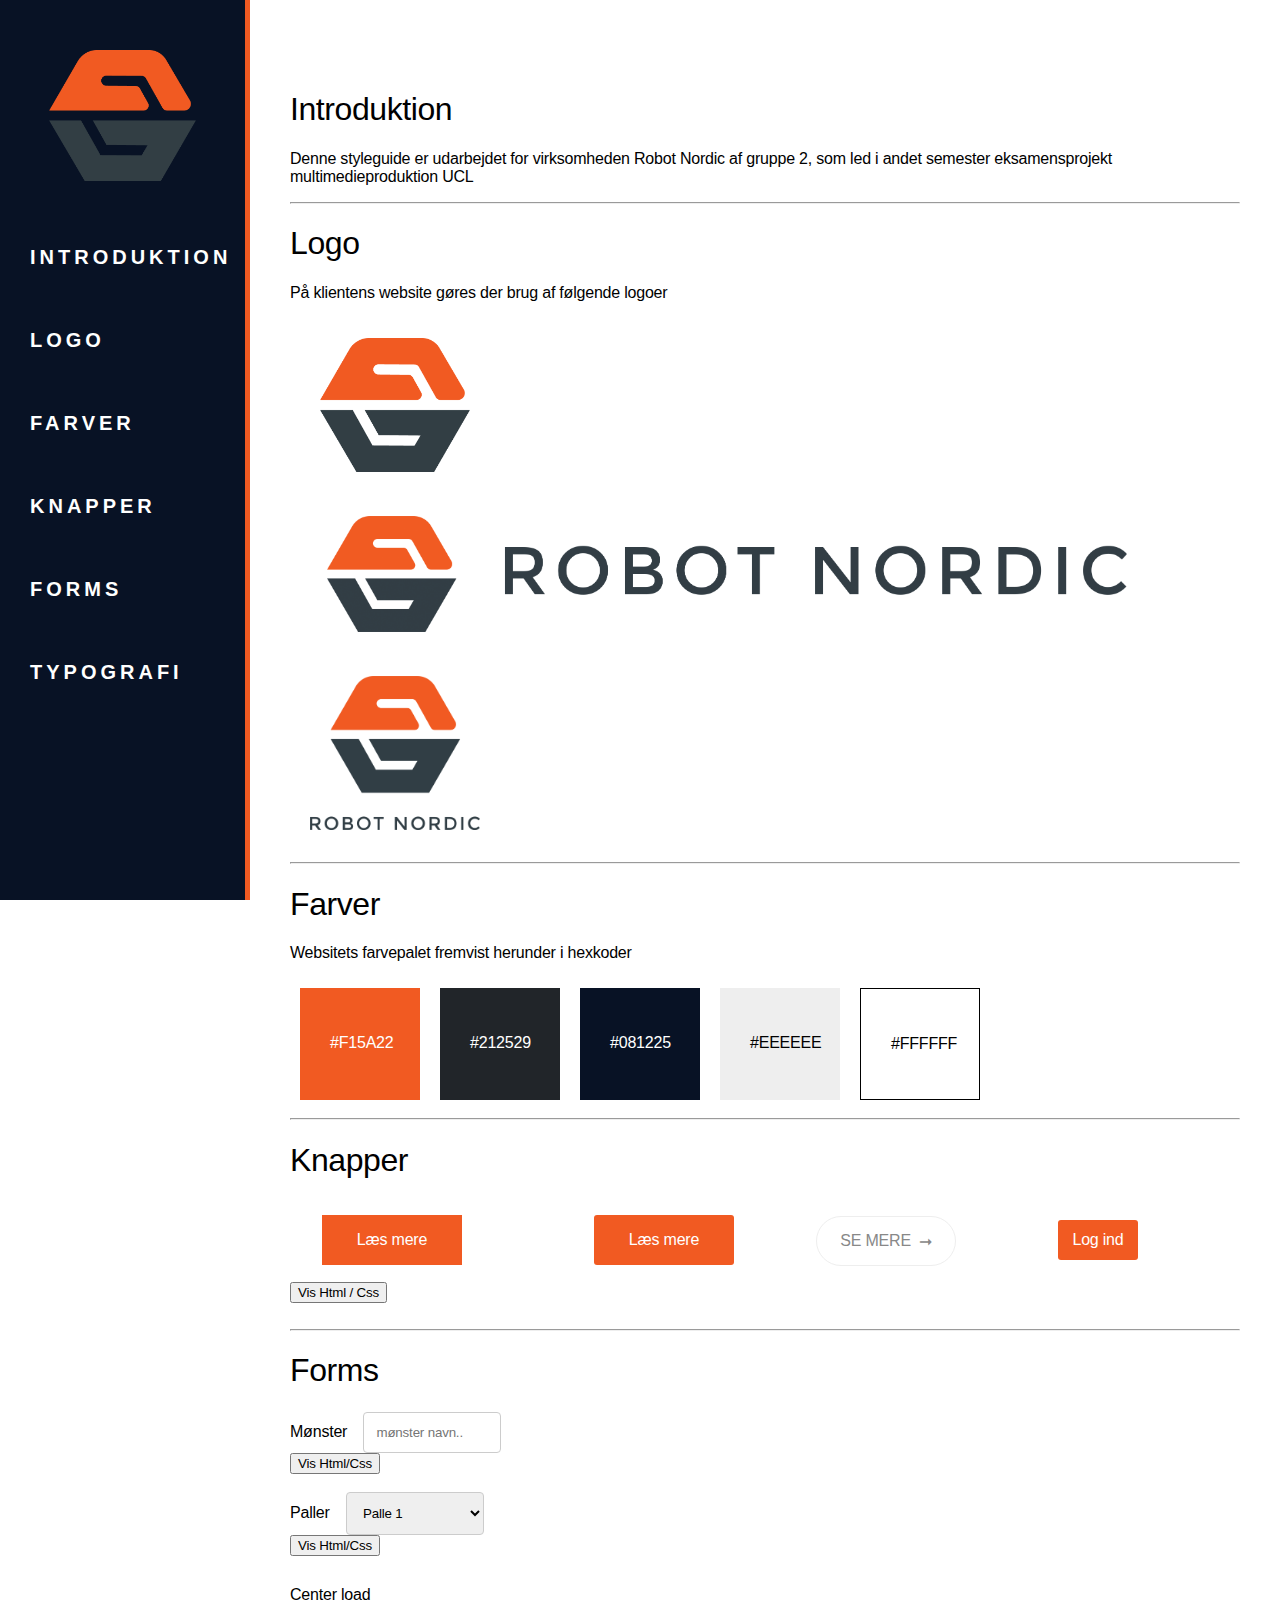
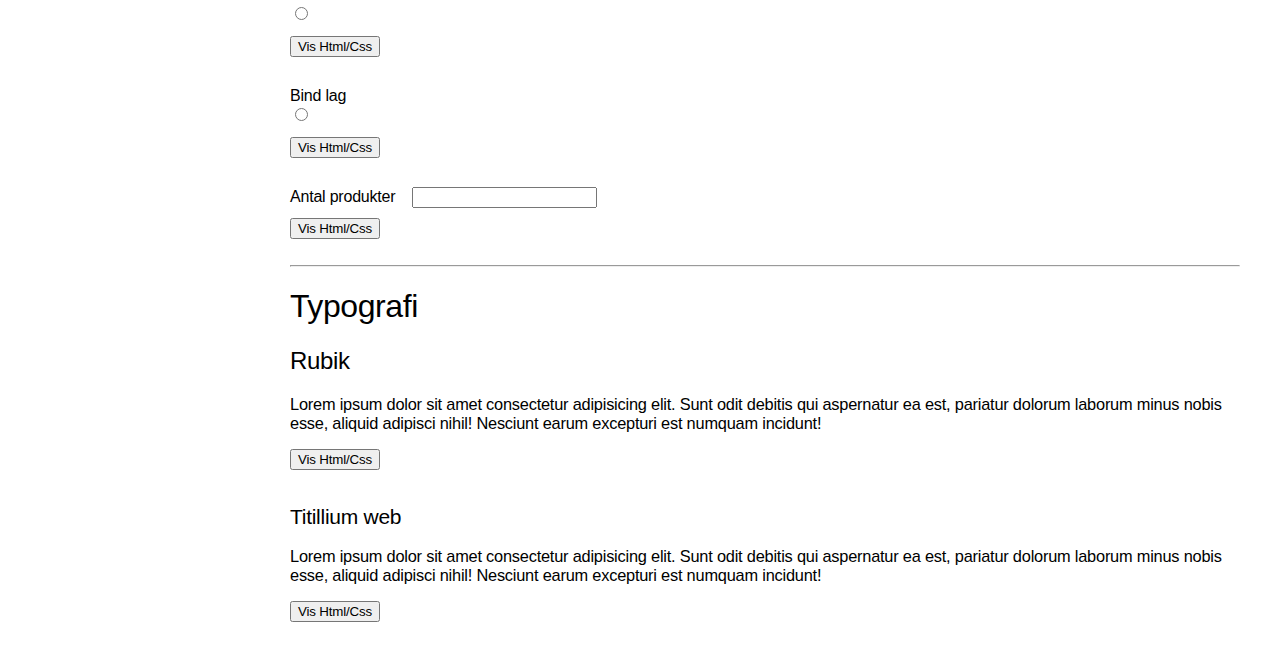
<file: styleguide.html>
<!DOCTYPE html>
<html lang="en">

<head>
    <meta charset="UTF-8">
    <meta name="viewport" content="width=device-width, initial-scale=1.0" />
    <title>Styleguide Robot Nordic</title>
    <link rel="stylesheet" type="text/css" href="styles/styleguide.css">
    <script src="scripts/app.js" defer></script>
</head>

<body>
    <!--Hamburgermenu-->
    <header>
        <div class="burger">
            <div class="line1"></div>
            <div class="line2"></div>
            <div class="line3"></div>
        </div>
    </header>
    <!--Sidenav-->
    <nav class="navi">
        <img src="assets/images/RN.png" alt="logo">
        <a href="#intro">Introduktion</a>
        <a href="#logo">Logo</a>
        <a href="#farver">Farver</a>
        <a href="#knapper">Knapper</a>
        <a href="#forms">Forms</a>
        <a href="#typografi">Typografi</a>
    </nav>
    <!--Styleguide indhold-->
    <main class="maini">
        <h1 id="intro">Introduktion</h1>
        <p>Denne styleguide er udarbejdet for virksomheden Robot Nordic af gruppe 2, som led i andet semester
            eksamensprojekt multimedieproduktion UCL </p>
        <hr>
        <!--Sektion omkring de forskellig logo som bliver brugt-->
        <h1 id="logo">Logo</h1>
        <p>På klientens website gøres der brug af følgende logoer</p>
        <div class="logobox">
            <div>
                <img src="assets/images/RN.png" alt="logo1" class="logo1">
            </div>
            <div>
                <img src="assets/images/logo-horisontal-tekst.png" alt="logo2" class="logo2">
            </div>
            <div>
                <img src="assets/images/logo-vertikal-tekst.png" alt="logo3" class="logo3">
            </div>
        </div>
        <hr>
        <!--Farvepaletten som er blevet brugt-->
        <h1 id="farver">Farver</h1>
        <p> Websitets farvepalet fremvist herunder i hexkoder</p>
        <div class="farvebox">
            <div class="farvekode1">
                <p>#F15A22</p>
            </div>
            <div class="farvekode2">
                <p>#212529</p>
            </div>
            <div class="farvekode3">
                <p>#081225</p>
            </div>
            <div class="farvekode4">
                <p>#EEEEEE</p>
            </div>
            <div class="farvekode5">
                <p>#FFFFFF</p>
            </div>
        </div>
        <hr>
        <!--De forskellige knapper-->
        <h1 id="knapper">Knapper</h1>
        <div class="knappebox">
            <div class="firstBtn">Læs mere</div>
            <div class="secondBtn">Læs mere</div>
            <div class="thirdBtn arrow">SE MERE</div>
            <div class="fourthBtn">Log ind</div>
        </div>
        <button id="visskjul">Vis Html / Css</button>
        <br>
        <br>
        <div id="displaykode">
            <div id="knappekode">
                <div class="Btn1kode">Html: &lt;div class="firstBtn"&gt;Læs mere&lt;/&gt; <br><br>Css: <br>.firstBtn
                    {<br>
                    background-color: #F15A22;<br>
                    width: 140px;<br>
                    height: 50px;<br>
                    margin: 15px 25px 15px 10px;<br>
                    color: #fff;<br>
                    display: flex;<br>
                    justify-content: center;<br>
                    align-items: center;<br>
                    cursor: pointer;<br>
                    }
                </div>
                <div class="Btn2kode">Html: &lt;div class="secondBtn"&gt;Læs mere&lt;/&gt; <br><br>Css:<br>.secondBtn
                    {<br>
                    background-color: #F15A22;<br>
                    border-radius: 3px;<br>
                    width: 140px;<br>
                    height: 50px;<br>
                    margin: 15px 20px 15px 0px; <br>
                    color: #fff;<br>
                    display: flex;<br>
                    justify-content: center;<br>
                    align-items: center;<br>
                    cursor: pointer; <br>
                    }
                </div>
                <div class="Btn3kode">Html:&lt;div class="thirdBtn"&gt;Se mere&lt;/&gt; <br><br>Css:<br>.thirdBtn {<br>
                    border: 2px solid #EEE;<br>
                    border-radius: 100px;<br>
                    box-shadow: black;<br>
                    width: 140px;<br>
                    height: 50px;<br>
                    margin: 15px 35px;<br>
                    color: #EEE;<br>
                    display: flex;<br>
                    justify-content: center;<br>
                    align-items: center;<br>
                    cursor: pointer;<br>
                    }<br><br>
                    .arrow{<br>
                    color: #888888;<br>
                    margin: 1em 0;<br>
                    }<br>
                    .arrow::after {<br>
                    display: inline-block;<br>
                    padding-left: 8px;<br>
                    content: "\0279E";<br>
                    -webkit-transition: transform 0.3s ease-out;<br>
                    -moz-transition: transform 0.3s ease-out;<br>
                    -ms-transition: transform 0.3s ease-out;<br>
                    -o-transition: transform 0.3s ease-out;<br>
                    transition: transform 0.3s ease-out;<br>
                    } <br>
                    .arrow:hover::after {<br>
                    -webkit-transform: translateX(4px);<br>
                    -moz-transform: translateX(4px);<br>
                    -ms-transform: translateX(4px);<br>
                    -o-transform: translateX(4px);<br>
                    transform: translateX(4px);<br>
                    }
                </div>
                <div class="Btn4kode">Html:&lt;div class="fourthBtn"&gt;Log ind&lt;/&gt; <br><br>Css:<br>.fourthBtn{<br>
                    background-color: #F15A22;<br>
                    border-radius: 3px;<br>
                    width: 80px;<br>
                    height: 40px;<br>
                    margin: 20px 70px;<br>
                    color: #fff;<br>
                    display: flex;<br>
                    justify-content: center;<br>
                    align-items: center;<br>
                    cursor: pointer;<br>
                    }<br>
                    .fourthBtn:hover{<br>
                    background-color: #d86842;<br>
                    }
                </div>
            </div>
        </div>
        <hr>
        <!--Stylingen af de forskellige formularer-->
        <h1 id="forms">Forms</h1>
        <div>
            <label for="12">Mønster</label>
            <input type="text" id="12" name="firstname" placeholder="mønster navn..">
        </div>
        <button id="visform">Vis Html/Css</button>
        <br>
        <br>
        <div id="form-1">
            <div id="form-koder1">
                <div>Html:<br> &lt;label for="12"&gt;Mønster&lt;/label&gt;<br>
                    &lt;input type="text" id="12" name="firstname" placeholder="mønster navn..&gt; <br><br>
                </div>
                <div>Css:<br>label{<br>padding: 12px 12px 12px 0px;<br>display: inline-block;<br>}<br> input[type=text],
                    select, textarea {<br>
                    width: 138px;<br>
                    padding: 12px;<br>
                    border: 1px solid #ccc;<br>
                    border-radius: 4px;<br>
                    resize: vertical;<br>
                    }<br>
                </div>
            </div>
        </div>
        <div>
            <label for="Paller">Paller</label>
            <select id="Paller" name="paller">
                <option value="Palle 1">Palle 1</option>
                <option value="Palle 2">Palle 2</option>
                <option value="Palle 3">Palle 3</option>
                <option value="Palle 4">Palle 4</option>
                <option value="Palle 5">Palle 5</option>
                <option value="Palle 6">Palle 6</option>
                <option value="Palle 7">Palle 7</option>
                <option value="Palle 8">Palle 8</option>
                <option value="Palle 9">Palle 9</option>
            </select>
        </div>
        <button id="visform2">Vis Html/Css</button>
        <br>
        <br>
        <div id="form-2">
            <div id="form-koder2">
                <div>Html: <br> &lt;label for="Paller"&gt; Paller &lt;/label&gt;<br>&lt;select id="Paller"
                    name="paller"&gt;<br>
                    &lt;option value="Palle 1"&gt; Palle 1&lt;/option&gt;<br>&lt;option value="Palle 2"&gt; Palle
                    2&lt;/option&gt;<br>
                    &lt;option value="Palle 3"&gt; Palle 3&lt;/option&gt;<br>
                    &lt;option value="Palle 4"&gt; Palle 4&lt;/option&gt;<br>
                    &lt;option value="Palle 5"&gt; Palle 5&lt;/option&gt;<br>
                    &lt;option value="Palle 6"&gt; Palle 6&lt;/option&gt;<br>
                    &lt;option value="Palle 7"&gt; Palle 7&lt;/option&gt;<br>
                    &lt;option value="Palle 8"&gt; Palle 8&lt;/option&gt;<br>
                    &lt;option value="Palle 9"&gt; Palle 9&lt;/option&gt;<br>
                    &lt;/select&gt;<br><br>
                </div>
                <div>Css:<br>label{<br>padding: 12px 12px 12px 0px;<br>display: inline-block;<br>}
                </div>
            </div>
        </div>
        <div>
            <label for="myChoice1">Center load<br />
                <input type="radio" id="myChoice1" name="myChoice" value="1" />
            </label>
        </div>
        <button id="visform3">Vis Html/Css</button>
        <br>
        <br>
        <!--brug denne knap-->
        <div id="form-3">
            <!--brug dette id -->
            <div id="form-koder3">
                <div>Html:<br>&lt;label for="myChoice1"&gt;Center load&lt;br /&gt; <br>&lt;input type="radio"
                    id="myChoice1" name="myChoice" value="1"/&gt;<br>&lt;/label&gt;br><br><br>
                </div>
                <div>Css:<br>label{<br>padding: 12px 12px 12px 0px;<br>display: inline- block;<br>}
                </div>
            </div>
        </div>
        <div>
            <label for="myChoice2">Bind lag<br />
                <input type="radio" id="myChoice2" name="myChoice" value="1" />
            </label>
        </div>
        <button id="visform4">Vis Html/Css</button>
        <br>
        <br>
        <!--brug denne knap-->
        <div id="form-4">
            <div id="form-koder4">
                <div>Html:<br>&lt;label for="mychoice2"&gt;Bind lag&lt;br /&gt;<br>&lt;input type="radio" id="myChoice2"
                    name="myChoice" value="1"/&gt;<br>&lt;/label&gt;<br><br></div>
                <div>Css:<br>label{<br>padding: 12px 12px 12px 0px;<br>display: inline-block;<br>}
                </div>
            </div>
        </div>
        <div>
            <label for="Antal-produkter">Antal produkter</label>
            <input type="number" id="Antal-produkter" name="someid" onkeypress="return isNumberKey(event)" />
        </div>
        <button id="visform5">Vis Html/Css</button>
        <br>
        <br>
        <!--brug denne knap-->
        <div id="form-5">
            <div id="form-koder5">
                <div>Html:<br>&lt;label for="Antal produkter"&gt;Antal produkter&lt;/label&gt;<br>&lt;input
                    type="number" id="Antal-produkter" name="someid" onkeypress="returnisNumberKey(event)"/&gt;<br><br>
                </div>
                <div>Css:<br>label{<br>padding: 12px 12px 12px 0px;<br>display: inline-block;<br>}
                </div>
            </div>
        </div>
        <hr>
        <!--Typografi-->
        <h1 id="typografi">Typografi</h1>
        <h2>Rubik</h2>
        <div class="font1">
            <h3 class="rubik">
                Lorem ipsum dolor sit amet consectetur adipisicing elit. Sunt odit
                debitis qui aspernatur ea est, pariatur dolorum laborum minus
                nobis esse, aliquid adipisci nihil! Nesciunt earum excepturi est
                numquam incidunt!
            </h3>
        </div>
        <button id="visskjul2">Vis Html/Css</button>
        <br>
        <br>
        <div id="displaytypo">
            <div class="typokode">
                <div>Html: &lt;h3 class="font1"&gt;
                </div>
                <br><br>
                <div> Css:.font1{<br>
                    font-family: 'Rubik', sans-serif;<br>
                    font-size: 14px;<br>
                    font-weight: 500;<br>
                    }
                </div>
            </div>
        </div>
        <div class="font2">
            <h2>Titillium web</h2>
            <h3>
                Lorem ipsum dolor sit amet consectetur adipisicing elit. Sunt odit
                debitis qui aspernatur ea est, pariatur dolorum laborum minus
                nobis esse, aliquid adipisci nihil! Nesciunt earum excepturi est
                numquam incidunt!
            </h3>
        </div>
        <button id="visskjul3">Vis Html/Css</button>
        <div id="displaytypo2">
            <div class="typokode2">
                <div>Html:&lt;h3 class="font2"&gt;</div><br><br>
                <div>Css:.font2{<br>
                    font-family: 'Titillium Web', sans-serif;<br>
                    font-size: 14px;<br>
                    font-weight: 500;<br>
                    }
                </div>
            </div>
        </div>
    </main>
</body>

</html>
</file>
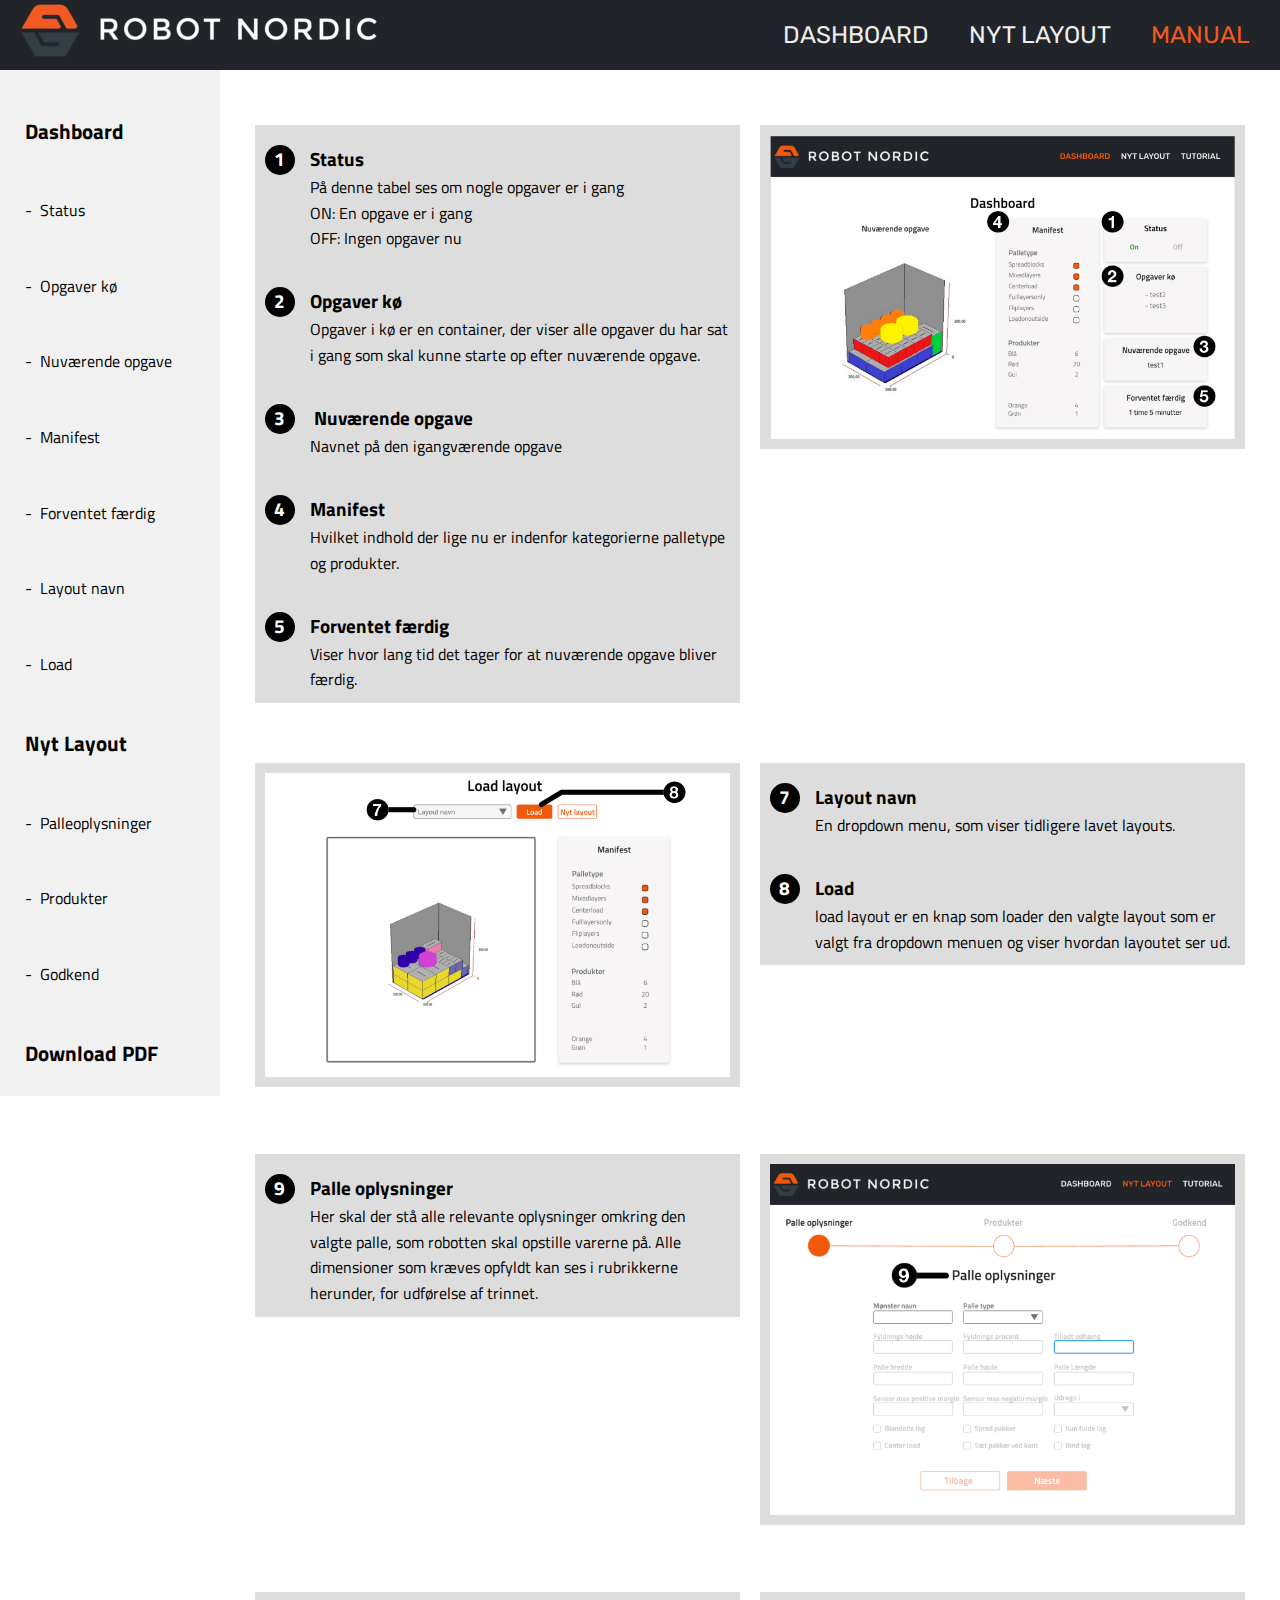
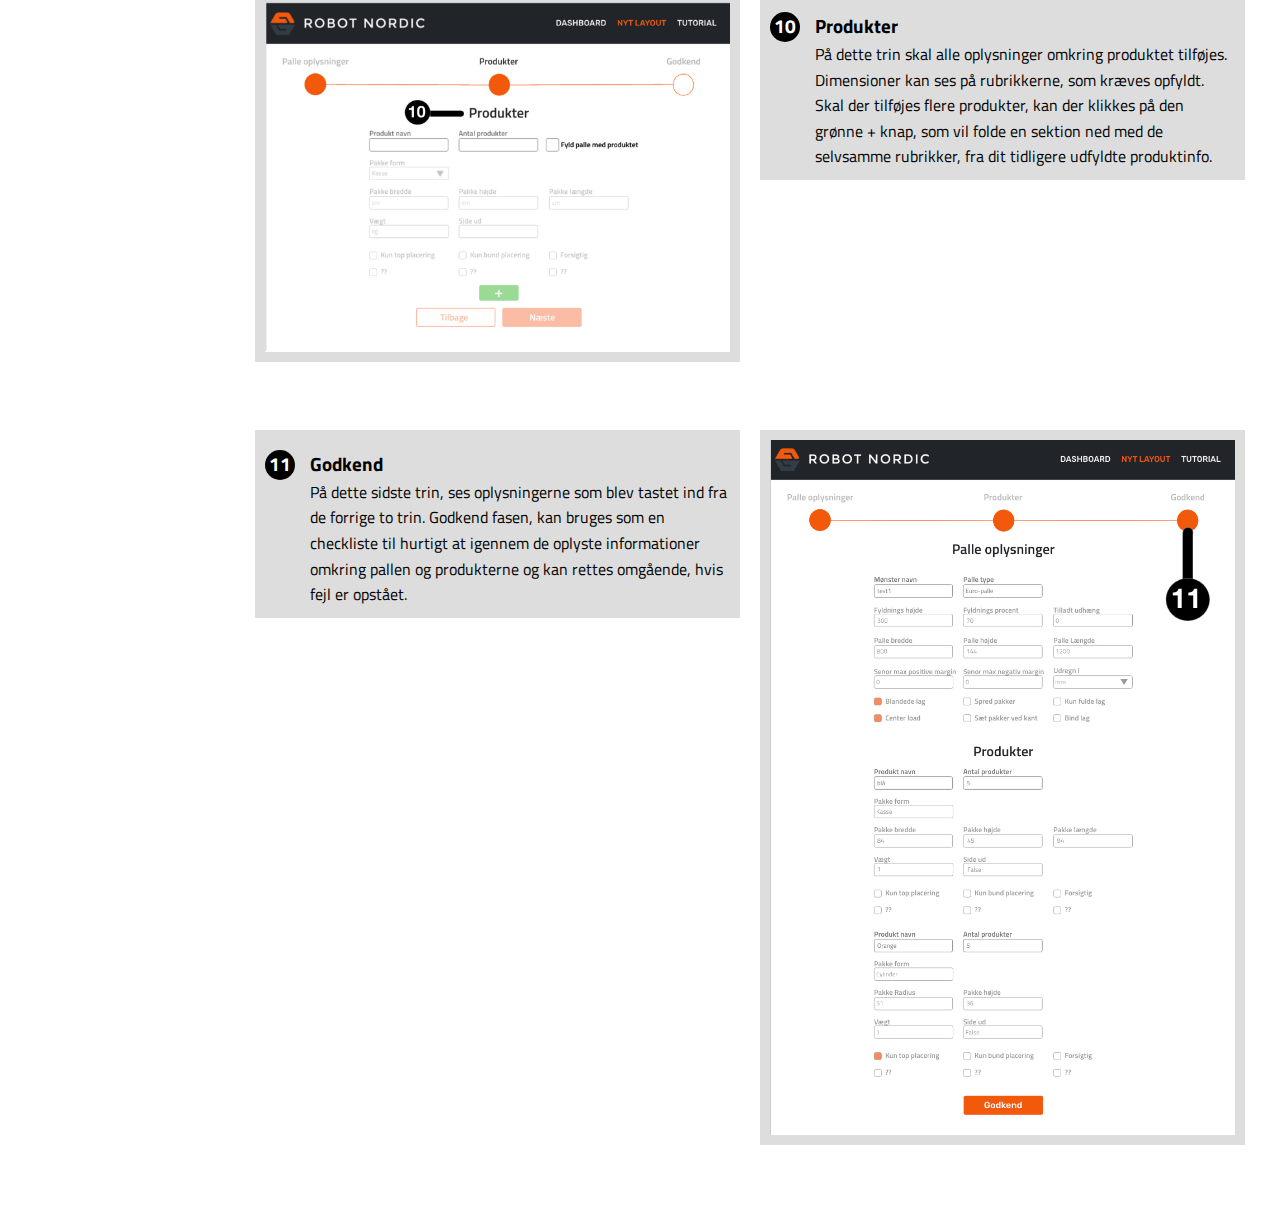
<file: tutorial.html>
<!DOCTYPE html>
<html lang="da">

<head>
    <meta charset="UTF-8">
    <meta name="viewport" content="width=device-width, initial-scale=1.0">
    <title>Tutorial</title>
    <link rel="stylesheet" href="styles/style.css">
    <link rel="stylesheet" href="https://cdnjs.cloudflare.com/ajax/libs/font-awesome/5.11.2/css/all.min.css">
    <link href="https://fonts.googleapis.com/css2?family=Rubik:wght@500&display=swap" rel="stylesheet">
    <link href="https://fonts.googleapis.com/css2?family=Titillium+Web:wght@400;600;700&display=swap" rel="stylesheet">
    <script src="scrips/js.js" defer></script>
</head>
<body>
    <nav class="navbar">
        <label class="navbar-toggle" id="js-navbar-toggle" for="chkToggle">
            <i class="fa fa-bars fa-fw"></i>
        </label>
        <a href="dashboard.html">
            <img class="navbarLogo" src="assets\images\rnlogo1.png" alt=""> </a>
        <input type="checkbox" id="chkToggle">
        <ul class="main-nav" id="js-menu">
            <li>
                <a href="dashboard.html" class="nav-links">DASHBOARD</a>
            </li>
            <li>
                <a href="nytlayout.html" class="nav-links">NYT LAYOUT</a>
            </li>
            <li>
                <a href="tutorial.html" class="nav-links linkActive">MANUAL</a>
            </li>
        </ul>
    </nav>

    <div class="manualContainer">
        <ul class="manual-nav">
            <li><a href="#dashboard" class="manual-sider">Dashboard</a></li>
            <li><a href="#status" class="manual-links">Status</a></li>
            <li><a href="#opgaver" class="manual-links">Opgaver kø</a></li>
            <li><a href="#nuværendeopgave" class="manual-links">Nuværende opgave</a></li>
            <li><a href="#manifest" class="manual-links">Manifest</a></li>
            <li><a href="#forventetfærdig" class="manual-links">Forventet færdig</a></li>
            <li><a href="#layoutnavn" class="manual-links">Layout navn</a></li>
            <li><a href="#load" class="manual-links">Load</a></li>
            <li><a href="#nytlayout" class="manual-sider">Nyt Layout</a></li>
            <li><a href="#palleoplysninger" class="manual-links">Palleoplysninger</a></li>
            <li><a href="#produkter" class="manual-links">Produkter</a></li>
            <li><a href="#godkend" class="manual-links">Godkend</a></li>
            <li><a href="assets/pdf_manual/Brugermanual_dashboard_v1.pdf" class="manual-sider" download="dashboardpdf">Download PDF</a>
            </li>
        </ul>
        <div class="manualGrid">
            <div class="manual-space">
                <div class="section-one">
                <h3><span id="status" class="black">1</span>Status</h3>
                <p class="manual-p">På denne tabel ses om nogle opgaver er i gang
                    <br>ON: En opgave er i gang
                    <br>OFF: Ingen opgaver nu </p>
                    <br>
                <h3><span id="opgaver" class="black">2</span>Opgaver kø</h3>
                <p class="manual-p">Opgaver i kø er en container, der viser alle opgaver du har sat i gang som skal kunne starte op
                    efter nuværende opgave.</p>
                    <br>
                <h3><span id="nuværendeopgave" class="black">3</span> Nuværende opgave</h3>
                <p class="manual-p">Navnet på den igangværende opgave
                </p>
                <br>
                <h3><span id="manifest" class="black">4</span>Manifest</h3>
                <p class="manual-p">Hvilket indhold der lige nu er indenfor kategorierne palletype og produkter.
                </p>
                <br>
                <h3><span id="forventetfærdig" class="black">5</span>Forventet færdig</h3>
                <p class="manual-p">Viser hvor lang tid det tager for at nuværende opgave bliver færdig.
                </p>
            </div>
            </div>
            <div class="manual-space">
                <img src="assets/images/manual-dashboard.jpg" class="dashboardimg" alt="dashboard">
            </div>
            <div class="manual-space">
                <img src="assets/images/manual-load-layout.jpg"  class="loadlayoutimg" alt="loadlayoutimg">
            </div>
            <div class="manual-space">
                <div class="section-one">
                <h3><span id="layoutnavn" class="black">7</span>Layout navn</h3>
                <p class="manual-p">En dropdown menu, som viser tidligere lavet layouts.</p>
                <br>
                <h3><span id="load" class="black">8</span>Load</h3>
                <p class="manual-p">load layout er en knap som loader den valgte layout som er valgt fra dropdown menuen og viser
                    hvordan layoutet ser ud.</p>
                </div>
            </div>
            <div class="manual-space">
                <div class="section-one">
                <h3><span id="palleoplysninger" class="black">9</span>Palle oplysninger</h3>
                <p class="manual-p">Her skal der stå alle relevante oplysninger omkring den valgte palle, som robotten skal opstille
                    varerne på. Alle dimensioner som kræves opfyldt kan ses i rubrikkerne herunder, for udførelse af
                    trinnet. </p>
                </div>
            </div>
            <div class="manual-space"><img src="assets/images/manual-palleoplysninger.jpg" class="palleopimg"> </div>
            <div class="manual-space">
                <img src="assets/images/manual-produkter.jpg"  class="produkterimg">
            </div>
            <div class="manual-space">
                <div class="section-one">
                <h3><span id="produkter" class="black">10</span>Produkter</h3>
                <p class="manual-p">På dette trin skal alle oplysninger omkring produktet tilføjes. Dimensioner kan ses på rubrikkerne,
                    som kræves opfyldt. Skal der tilføjes flere produkter, kan der klikkes på den grønne + knap, som vil
                    folde en sektion ned med de selvsamme rubrikker, fra dit tidligere udfyldte produktinfo. </p>
                </div>
            </div>
            <div class="manual-space">
                <div class="section-one">
                <h3><span id="godkend" class="black">11</span>Godkend</h3>
                <p class="manual-p">På dette sidste trin, ses oplysningerne som blev tastet ind fra de forrige to trin. Godkend fasen,
                    kan bruges som en checkliste til hurtigt at igennem de oplyste informationer omkring pallen og
                    produkterne og kan rettes omgående, hvis fejl er opstået. </p>
                </div>
            </div>
            <div class="manual-space">
                <img src="assets/images/manual-godkend.jpg"  class="godkendimg">
            </div>
        </div>
        <button onclick="topFunction()" id="myBtn" title="Go to top">▲</button>
    </div>
</body>

</html>
</file>
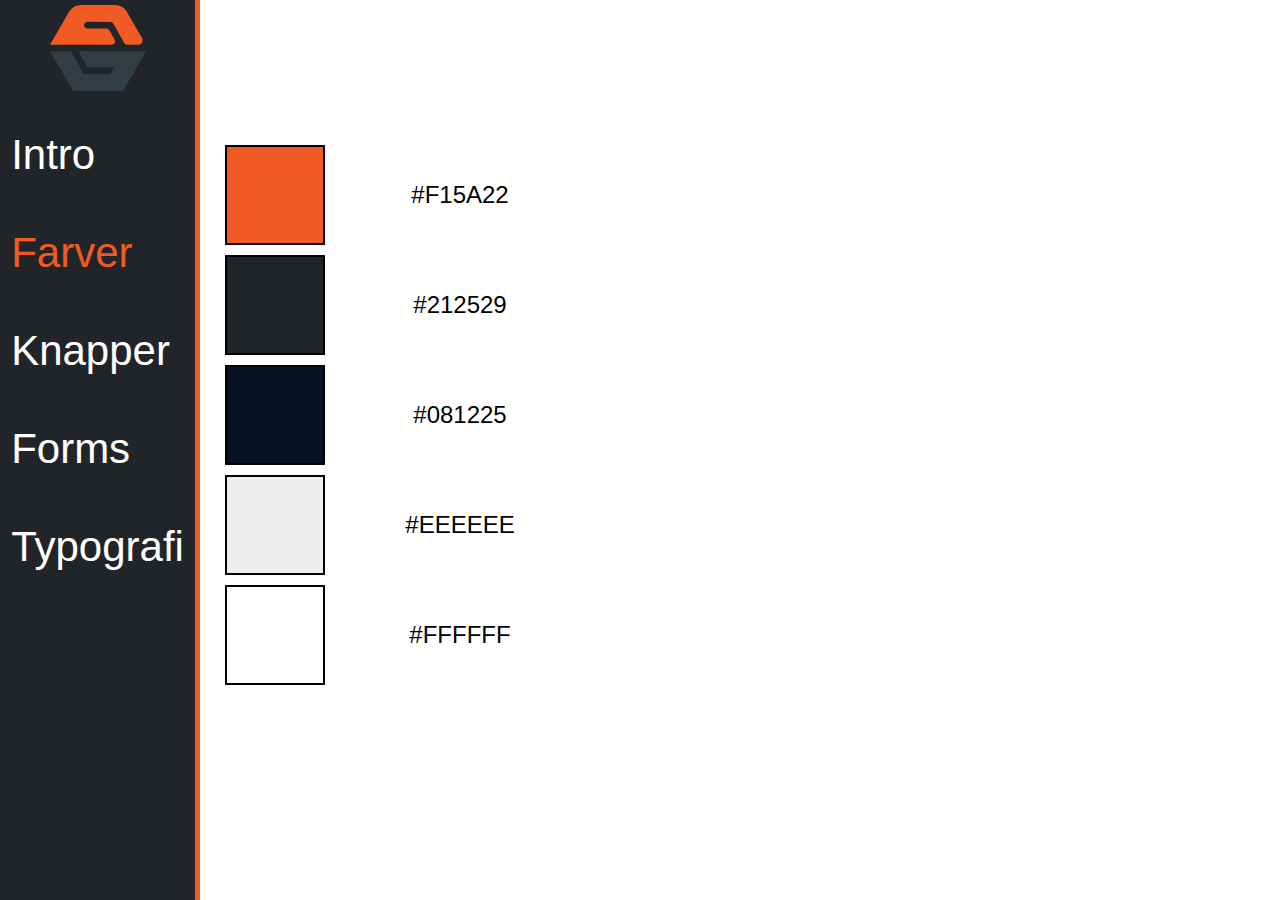
<file: styleguide/farver.html>
<!DOCTYPE html>
<html lang="en">
  <head>
    <meta charset="UTF-8" />
    <meta name="viewport" content="width=device-width, initial-scale=1.0" />
    <link rel="stylesheet" href="./styles/index.css" />
    <title>Styleguide</title>
  </head>
  <body>
    <div class="container">
      <div class="fixed">
        <a href="index.html"><img src="./images/RN.svg" alt="" /></a>
        <ul>
          <li><a href="index.html">Intro</a></li>
          <li><a href="farver.html" class="active">Farver</a></li>
          <li><a href="knapper.html">Knapper</a></li>
          <li><a href="forms.html">Forms</a></li>
          <li><a href="typografi.html">Typografi</a></li>
        </ul>
      </div>
      <div class="flex-item">
        <div class="flex-itemGrid">
          <div class="flexdiv1"></div>
          <div class="flexTxtDiv">#F15A22</div>
          <div class="flexdiv2"></div>
          <div class="flexTxtDiv">#212529</div>
          <div class="flexdiv3"></div>
          <div class="flexTxtDiv">#081225</div>
          <div class="flexdiv4"></div>
          <div class="flexTxtDiv">#EEEEEE</div>
          <div class="flexdiv5"></div>
          <div class="flexTxtDiv">#FFFFFF</div>
        </div>
      </div>
    </div>
  </body>
</html>
</file>
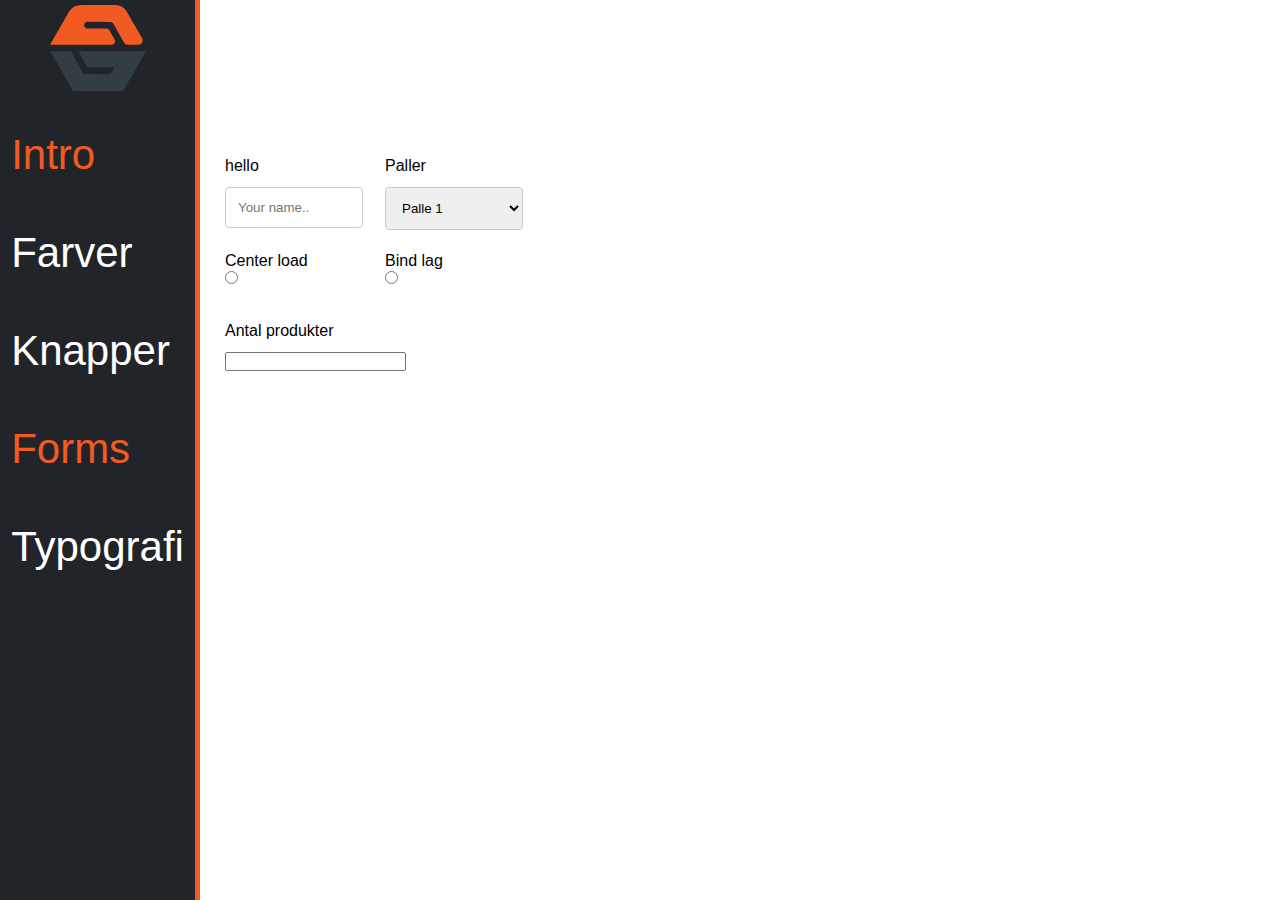
<file: styleguide/forms.html>
<!DOCTYPE html>
<html lang="en">
  <head>
    <meta charset="UTF-8" />
    <meta name="viewport" content="width=device-width, initial-scale=1.0" />
    <link rel="stylesheet" href="./styles/index.css" />
    <title>Styleguide</title>
    <script>
        function isNumberKey(evt){
            var charCode = (evt.which) ? evt.which : event.keyCode
            if (charCode > 31 && (charCode < 48 || charCode > 57))
                return false;
            return true;
        }    
        </script>
        
  </head>
  <body>
    <div class="container">
      <div class="fixed">
        <a href="index.html"><img src="./images/RN.svg" alt=""></a>
        <ul>
          <li><a href="index.html" class="active">Intro</a></li>
          <li><a href="farver.html">Farver</a></li>
          <li><a href="knapper.html">Knapper</a></li>
          <li><a href="forms.html" class="active">Forms</a></li>
          <li><a href="typografi.html">Typografi</a></li>
        </ul>
      </div>
      <div class="flex-item">
        <div class="flex-itemGrid">
                <div>
                  <label for="12">hello</label>
                  <input type="text" id="fname" name="firstname" placeholder="Your name..">    
                </div>
            
                <div>
                  <label for="Paller">Paller</label> 
                  <select id="paller" name="paller">
                    <option value="Palle 1">Palle 1</option>
                    <option value="Palle 2">Palle 2</option>
                    <option value="Palle 3">Palle 3</option>
                    <option value="Palle 4">Palle 4</option>
                    <option value="Palle 5">Palle 5</option>
                    <option value="Palle 6">Palle 6</option>
                    <option value="Palle 7">Palle 7</option>
                    <option value="Palle 8">Palle 8</option>
                    <option value="Palle 9">Palle 9</option>
                  </select>
                </div>
                <div>
                  <label for="myChoice1">Center load<br />
                      <input type="radio" id="Center load" name="myChoice" value="1" />
                    </label>
                </div>
                <div>
                    <label for="myChoice1">Bind lag<br />
                        <input type="radio" id="Bind lag" name="myChoice" value="1" />
                      </label>
                  </div>
                  <div>
                    <label for="Antal produkter">Antal produkter</label> 
                    <input type="number" name="someid" onkeypress="return isNumberKey(event)" /> 
                  </div>
                
        </div>
      </div>
  </body>
</html>
</file>
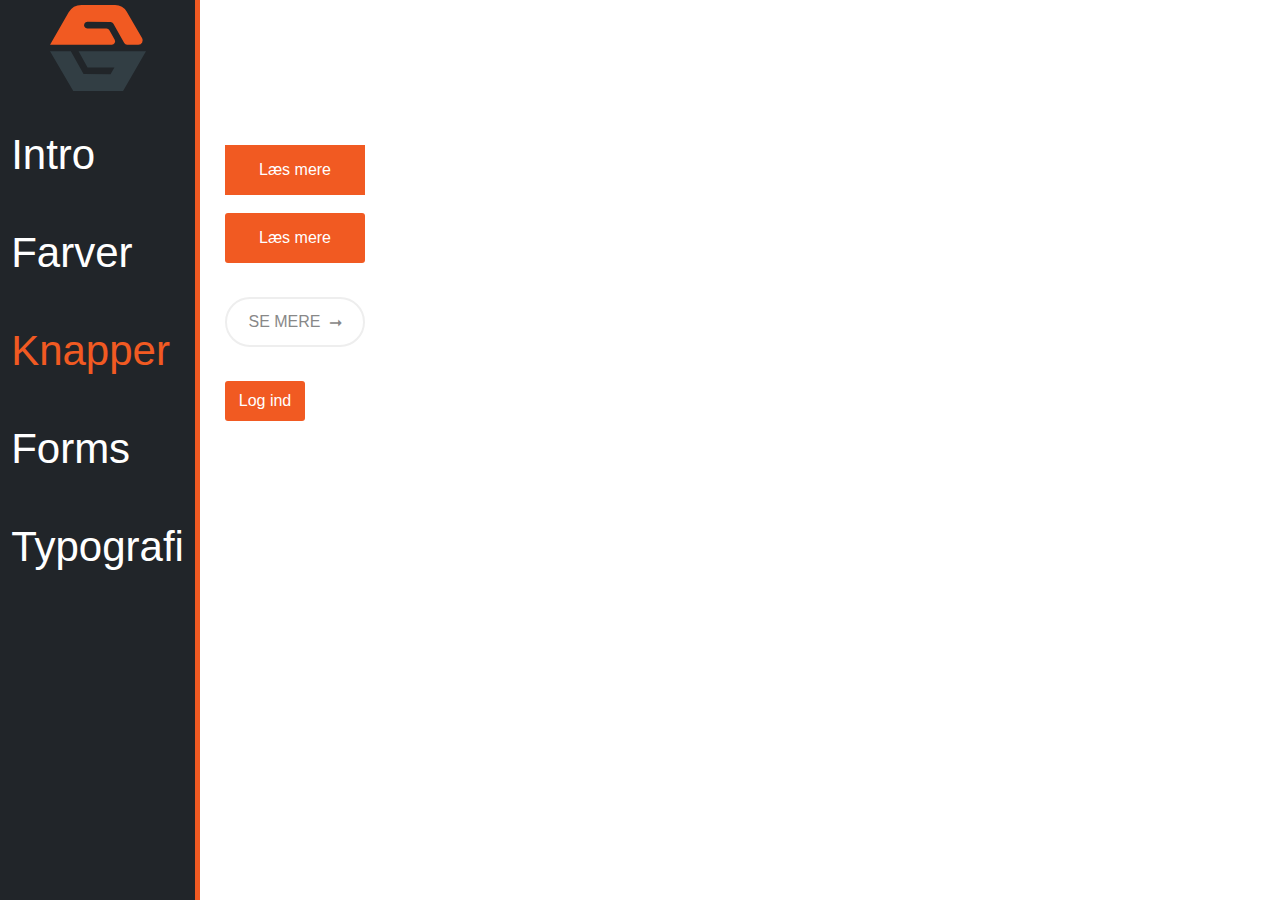
<file: styleguide/knapper.html>
<!DOCTYPE html>
<html lang="en">
  <head>
    <meta charset="UTF-8" />
    <meta name="viewport" content="width=device-width, initial-scale=1.0" />
    <link rel="stylesheet" href="./styles/index.css" />
    <title>Styleguide</title>
  </head>
  <body>
    <div class="container">
      <div class="fixed">
        <a href="index.html"><img src="./images/RN.svg" alt=""></a>
        <ul>
          <li><a href="index.html">Intro</a></li>
          <li><a href="farver.html">Farver</a></li>
          <li><a href="knapper.html" class="active">Knapper</a></li>
          <li><a href="forms.html">Forms</a></li>
          <li><a href="typografi.html">Typografi</a></li>
        </ul>
      </div>
      <div class="flex-item">
       <div class="firstBtn">Læs mere</div>
       <br>
       <div class="secondBtn">Læs mere</div>
       <br>
       <div class="thirdBtn arrow">SE MERE</div>
       <br>
       <div class="fourthBtn">Log ind</div>
      </div>
      
    </div>
  </body>
</html>
</file>
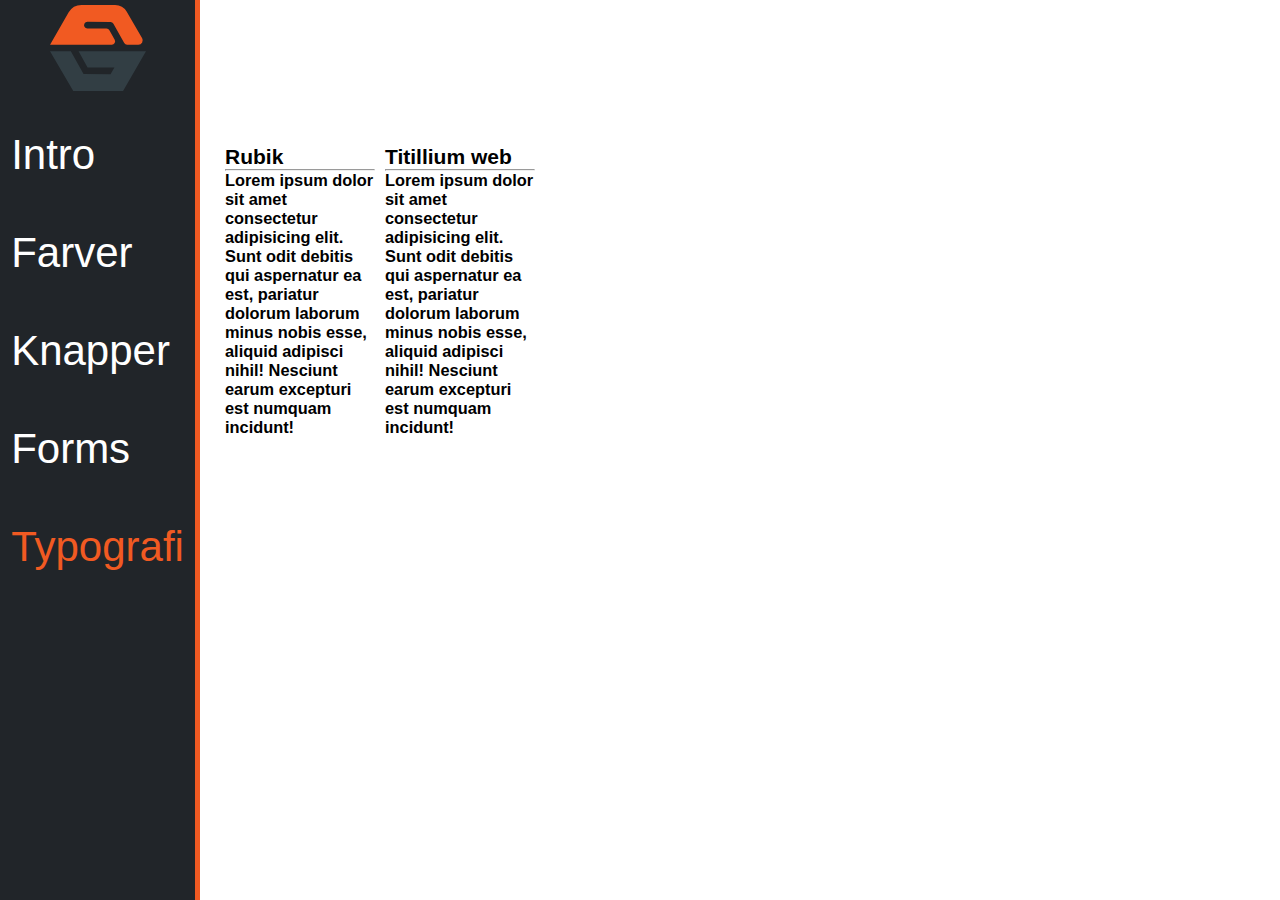
<file: styleguide/typografi.html>
<!DOCTYPE html>
<html lang="en">
  <head>
    <meta charset="UTF-8" />
    <meta name="viewport" content="width=device-width, initial-scale=1.0" />
    <link rel="stylesheet" href="./styles/index.css" />
    <title>Styleguide</title>
  </head>
  <body>
    <div class="container">
      <div class="fixed">
        <a href="index.html"><img src="./images/RN.svg" alt="" /></a>
        <ul>
          <li><a href="index.html">Intro</a></li>
          <li><a href="farver.html">Farver</a></li>
          <li><a href="knapper.html">Knapper</a></li>
          <li><a href="forms.html">Forms</a></li>
          <li><a href="typografi.html" class="active">Typografi</a></li>
        </ul>
      </div>
      <div class="flex-item">
        <div class="flex-itemGrid">
          <div class="font1">
            <h2>Rubik</h2>
            <hr>
            <h3>
              Lorem ipsum dolor sit amet consectetur adipisicing elit. Sunt odit
              debitis qui aspernatur ea est, pariatur dolorum laborum minus
              nobis esse, aliquid adipisci nihil! Nesciunt earum excepturi est
              numquam incidunt!
            </h3>
          </div>
          <div class="font2">
            <h2>Titillium web</h2>
            <hr>
            <h3>
              Lorem ipsum dolor sit amet consectetur adipisicing elit. Sunt odit
              debitis qui aspernatur ea est, pariatur dolorum laborum minus
              nobis esse, aliquid adipisci nihil! Nesciunt earum excepturi est
              numquam incidunt!
            </h3>
          </div>
        </div>
      </div>
    </div>
  </body>
</html>
</file>
<file: styles/style.css>
@charset "UTF-8";

* {
  box-sizing: border-box;
  line-height: 1.6;
  margin: 0;
  padding: 0;
  font-family: "Titillium Web", sans-serif;
}

html {
  scroll-behavior: smooth;
}

/*Loginside*/
.login {
  margin-top: 5rem;
  text-align: center;
}

.loginLogo {
  width: 100%;
  height: auto;
}

.loginInput input[type="text"],
.loginInput input[type="password"] {
  width: 20%;
  padding: 12px 20px;
  margin: 8px 0;
  display: inline-block;
  border: 1px solid #ccc;
  box-sizing: border-box;
}

.loginInput button {
  background-color: #f15a22;
  color: white;
  padding: 14px 20px;
  margin: 8px 0;
  border: none;
  cursor: pointer;
  width: 10%;
}

.loginInput a {
  text-decoration: none;
  color: white;
}

/*Loginside slut*/

/*Navbar*/
.navbar {
  top: 0;
  width: 100%;
  font-size: 18px;
  background-color: #212529;
  box-shadow: 0 1px 4px rgba(0, 0, 0, 0.15);
  padding-bottom: 10px;
}

.main-nav {
  list-style-type: none;
  display: none;
}

.nav-links,
.logo {
  text-decoration: none;
  color: #eeeeef;
}

.main-nav li {
  text-align: center;
  margin: 15px auto;
}

.logo {
  text-decoration: none;
  display: inline-block;
  font-size: 35px;
  margin-top: 10px;
  margin-left: 20px;
}

.nav-links {
  font-size: 24px;
  font-family: "Rubik", sans-serif;
}

.navbar-toggle {
  vertical-align: middle;
  position: absolute;
  top: 15px;
  right: 20px;
  cursor: pointer;
  color: #1b2021;
  font-size: 24px;
}

#chkToggle {
  display: none;
}

#chkToggle:checked+ul.main-nav {
  display: block;
}

li a:hover {
  text-decoration: none;
}

.fa {
  color: white;
}

/*Navbar slut*/

/*Nyt layout*/
.breadcrumb {
  margin: auto;
  margin-top: 2rem;
  margin-bottom: 2rem;
}

.breadcrumbContainer {
  width: 70%;
  display: flex;
  margin: auto;
  justify-content: space-between;
  border-top: 2px solid #f15a22;
  padding-top: 15px;
  margin-top: 15px;
}

.breadcrumbContainer div {
  font-weight: bold;
  border: 2px solid #f15a22;
  margin-top: -40px;
  width: 45px;
  height: 45px;
  line-height: 45px;
  text-align: center;
  border-radius: 50%;
}

.breadcrumbNotActive {
  background-color: white;
}

.breadcrumbActive {
  background-color: #f15a22;
}

.breadcrumbText {
  display: grid;
  grid-template-columns: repeat(3, 1fr);
  text-align: center;
  margin-bottom: 1.5em;
}

.tabTitel {
  text-align: center;
  margin-bottom: 1rem;
  font-size: 2rem;
}

.tab {
  overflow: hidden;
  display: none;
}

.tab button {
  text-align: center;
  background-color: inherit;
  border: none;
  outline: none;
  cursor: pointer;
  padding: 14px 16px;
  transition: 0.3s;
  font-size: 17px;
}

.tab button.active {
  text-decoration: underline;
}

.tabContent {
  width: 60%;
  display: none;
  padding: 6px 12px;
  animation: fadeEffect 1s;
  margin: auto;
  font-weight: 300;
}

.tabButton {
  margin-top: 2rem;
  text-align: center;
}

.frem {
  -webkit-border-radius: 4px;
  -moz-border-radius: 4px;
  border-radius: 4px;
  height: 40px;
  line-height: 20px;
  color: #FFFFFF;
  width: 100px;
  font-size: 16px;
  padding: 8px;
  background-color: #F15A22;
  border: solid #F15A22 3px;
  text-decoration: none;
  display: inline-block;
  cursor: pointer;
  text-align: center;
}

.tilbage {
  -webkit-border-radius: 4px;
  -moz-border-radius: 4px;
  border-radius: 4px;
  height: 40px;
  line-height: 20px;
  color: #F15A22;
  background-color: rgba(0, 0, 0, 0.0);
  width: 100px;
  font-size: 16px;
  padding: 8px;
  border: solid #F15A22 3px;
  text-decoration: none;
  display: inline-block;
  cursor: pointer;
  text-align: center;
}

.notActive {
  color: grey;
}

.formGrid {
  display: grid;
  grid-template-columns: repeat(3, 1fr);
  text-align: left;
}

.nytlayout input[type=text],
.nytlayout input[type="number"],
.nytlayout select {
  width: 90%;
  padding: 8px 20px;
  margin: 8px 0;
  box-sizing: border-box;
  border: 1px solid grey;
  border-radius: 3px;
}


/* Nytlayout */
.checkboxContainerDashboard {
  display: block;
  position: relative;
  margin: 12px 50px 0px 50px;
  cursor: pointer;
  font-size: 14px;
  -webkit-user-select: none;
  -moz-user-select: none;
  -ms-user-select: none;
  user-select: none;
}

.checkboxContainerDashboard input {
  padding: 50px;
  position: absolute;
  opacity: 0;
  cursor: pointer;
  height: 0;
  width: 0;
}

.checkmark {
  position: absolute;
  top: 0;
  right: 0;
  height: 25px;
  width: 25px;
  background-color: #ffffff;
  border: 2px black solid;
  border-radius: 3px;
}

.checkboxContainerDashboard:hover input~.checkmark {
  background-color: #eeeeee;
}

/* When the checkbox is checked, add a blue background */
.checkboxContainerDashboard input:checked~.checkmark {
  background-color: #f15a22;
}

/* Create the checkmark/indicator (hidden when not checked) */
.checkmark:after {
  content: "";
  position: absolute;
  display: none;
}

/* Show the checkmark when checked */
.checkboxContainerDashboard input:checked~.checkmark:after {
  display: block;
}

/*Nyt layout slut*/

/*Dashboard start*/
* {
  box-sizing: border-box;
  margin-top: 0px;
  padding: 0px;
  font-family: "Titillium Web", sans-serif;
}

.forsideKnap {
  margin-left: 0.5em;
  margin-right: 0.5em;
}

.loadLayoutSection select {
  width: 20%;
  padding: 8px 20px;
  margin: 8px 0;
  box-sizing: border-box;
  border: 1px solid grey;
  border-radius: 3px;
}

.dashboardGridContainer {
  display: grid;
  grid-template-columns: repeat(3, 1fr);
  grid-gap: 10px;
  grid-auto-rows: minmax(100px, auto);
  padding: 0px 10px 100px 10px;
}

.one {
  grid-column: 1 / 1;
  grid-row: 1/ 6;
  border-radius: 3px;
  text-align: center;
}

.two {
  grid-column: 3 / 2;
  grid-row: 1/6;
  background-color: #f7f5f5;
  border-radius: 3px;
  -webkit-box-shadow: 0px 8px 10px -3px rgba(0, 0, 0, 0.25);
  -moz-box-shadow: 0px 8px 10px -3px rgba(0, 0, 0, 0.25);
  box-shadow: 0px 8px 10px -3px rgba(0, 0, 0, 0.25);
}

.three {
  grid-column: 4 / 3;
  grid-row: 1 / 2;
  background-color: #f7f5f5;
  -webkit-box-shadow: 0px 8px 10px -3px rgba(0, 0, 0, 0.25);
  -moz-box-shadow: 0px 8px 10px -3px rgba(0, 0, 0, 0.25);
  box-shadow: 0px 8px 10px -3px rgba(0, 0, 0, 0.25);
  border-radius: 3px;
  text-align: center;
}

.four {
  grid-column: 4 / 3;
  grid-row: 2 / 4;
  background-color: #f7f5f5;
  -webkit-box-shadow: 0px 8px 10px -3px rgba(0, 0, 0, 0.25);
  -moz-box-shadow: 0px 8px 10px -3px rgba(0, 0, 0, 0.25);
  box-shadow: 0px 8px 10px -3px rgba(0, 0, 0, 0.25);
  border-radius: 3px;
  text-align: center;
}

.five {
  grid-column: 4 / 3;
  grid-row: 4 / 5;
  background-color: #f7f5f5;
  -webkit-box-shadow: 0px 8px 10px -3px rgba(0, 0, 0, 0.25);
  -moz-box-shadow: 0px 8px 10px -3px rgba(0, 0, 0, 0.25);
  box-shadow: 0px 8px 10px -3px rgba(0, 0, 0, 0.25);
  border-radius: 3px;
  text-align: center;
}

.six {
  grid-column: 3 / 3;
  grid-row: 6/ 5;
  background-color: #f7f5f5;
  -webkit-box-shadow: 0px 8px 10px -3px rgba(0, 0, 0, 0.25);
  -moz-box-shadow: 0px 8px 10px -3px rgba(0, 0, 0, 0.25);
  box-shadow: 0px 8px 10px -3px rgba(0, 0, 0, 0.25);
  border-radius: 3px;
  text-align: center;
}

.manifestButton {
  cursor: pointer;
  position: fixed;
  display: none;
  align-items: center;
  width: 70px;
  height: 60px;
  top: 200px;
  right: -5px;
  background-color: #212529;
  color: #fff;
  border-radius: 3px;
  transition: 300ms;
}

.manifestButton p {
  margin: 0;
  position: absolute;
  top: 30%;
  left: 5%;
}

.manifestContent {
  display: none;
  position: fixed;
  top: 200px;
  right: 0px;
  background-color: #f7f5f5;
  width: 0px;
  height: 445px;
  border-radius: 3px;
  text-align: center;
  z-index: 99;
  transition: 300ms;
}


/* The container */
.checkboxContainerLayout {
  display: block;
  position: relative;
  margin: 12px 50px 0px 0px;
  cursor: pointer;
  font-size: 14px;
  -webkit-user-select: none;
  -moz-user-select: none;
  -ms-user-select: none;
  user-select: none;
}

/* Hide the browser's default checkbox */
.checkboxContainerLayout input {
  padding: 50px;
  position: absolute;
  opacity: 0;
  cursor: pointer;
  height: 0;
  width: 0;
}

/* Create a custom checkbox */
.checkmarkLayout {
  position: absolute;
  right: 0;
  top: 0;
  height: 25px;
  width: 25px;
  background-color: #ffffff;
  border: 2px black solid;
  border-radius: 3px;
}

.checkmarkLayoutStor {
  position: absolute;
  left: 0;
  margin-top: auto;
  margin-bottom: auto;
  height: 40px;
  width: 40px;
  background-color: #ffffff;
  border: 2px black solid;
  border-radius: 3px;
}

.checkboxContainerLayout:hover input~.checkmarkLayout {
  background-color: #eeeeee;
}

.checkboxContainerLayout input:checked~.checkmarkLayout {
  background-color: #f15a22;
}

/* Create the checkmark/indicator (hidden when not checked) */
.checkmarkLayout:after {
  content: "";
  position: absolute;
  display: none;
}

/* Show the checkmark when checked */
.checkboxContainerLayout input:checked~.checkmarkLayout:after {
  display: block;
}

.produktFarver {
  padding-left: 50px;
  font-size: 14px;
}

.loadLayoutSection {
  display: flex;
  justify-content: center;
  align-items: center;
  flex-direction: row;
}

.loadLayoutSection a {
  margin: 10px;
}

.loadButton {
  background-color: #f15a22;
  text-decoration: none;
  text-align: center;
  color: #ffffff;
  width: 70px;
  height: 30px;
  border-radius: 3px;
}

.nytLayoutButton {
  background-color: #ffffff;
  text-decoration: none;
  text-align: center;
  color: #f15a22;
  border: 2px solid #f15a22;
  border-radius: 3px;
  width: 90px;
  height: 30px;
}

.loadLayoutGridContainer {
  display: grid;
  grid-template-columns: repeat(2, 1fr);
  grid-gap: 10px;
  grid-auto-rows: minmax(100px, auto);
  padding: 25px 100px 10px 100px;
}

.oneLoad {
  grid-column: 1 / 1;
  grid-row: 1/ 6;
  background-color: #ffffff;
  border-radius: 3px;
  text-align: center;
}

.twoLoad {
  grid-column: 2 / 2;
  grid-row: 1/6;
  background-color: #f7f5f5;
  -webkit-box-shadow: 0px 8px 10px -3px rgba(0, 0, 0, 0.75);
  -moz-box-shadow: 0px 8px 10px -3px rgba(0, 0, 0, 0.75);
  box-shadow: 0px 8px 10px -3px rgba(0, 0, 0, 0.75);
  border-radius: 3px;
}

.linkActive {
  color: #F15A22;
}



/*Dashboard Slut*/

/*Manual*/

.manualContainer {
  background-color: #FFFFFF;
  display: flex;
  height: 100%;
}

.manual-nav {
  background-color: #f1f1f1;
  display: flex;
  width: 220px;
  height: 100%;
  padding-top: 20px;
  flex-direction: column;
  align-items: flex-start;
}

/*
.manualItem {
  background-color: #ffffff;
  flex-grow: 1;
}
*/

.manualGrid {
  padding: 25px;
  display: grid;
  grid-template-columns: repeat(2, 1fr);
}

.manual-space {
  margin: 30px 10px;
}

/*her tilføjes der border rundt om hvert billede */
.dashboardimg,
.loadlayoutimg,
.palleopimg,
.produkterimg,
.godkendimg {
  border: 10px solid #ddd;
  width: 100%;
  height: auto;
}


.section-one {
  background-color: #ddd;
  padding: 10px;
}

.manual-p {
  margin-left: 45px;
}

#inner {
  width: 60%;
  margin: 0 auto;
}

.manual-nav li {
  list-style: none;
  padding: 25px;
  width: 250px;
}

.manual-nav li a {
  display: block;

}

.manual-nav li a:hover {
  color: #F15A22;
}

.manual-links {
  text-decoration: none;
  color: inherit;
}

.manual-links::before {
  display: inline-block;
  padding-right: 8px;
  content: "-";
  transition: transform 0.3s ease-out;
}

.manual-links:hover::before {
  content: ">";
  transform: translateX(4px);
}

.manual-sider {
  text-decoration: none;
  color: inherit;
  font-weight: bold;
  font-size: 130%;
}

span.black {
  background: #000;
  border-radius: 0.8em;
  -moz-border-radius: 0.8em;
  -webkit-border-radius: 0.8em;
  color: #fff;
  display: inline-block;
  font-weight: bold;
  line-height: 1.6em;
  margin-right: 15px;
  margin-top: 10px;
  text-align: center;
  width: 1.6em;
  transition: 300ms;
}

span.black:hover {
  cursor: pointer;
  background: #F15A22;
}

#myBtn {
  display: none;
  position: fixed;
  bottom: 20px;
  right: 30px;
  height: 50px;
  width: 50px;
  background-color: #F15A22;
  color: #FFFFFF;
  border-radius: 50%;
  border: none;
  transition: 300ms;
  cursor: pointer;
}

#myBtn:hover {
  color: #F15a22;
  background-color: #212529;
}

/*Manual slut*/
/*Mediaqueries*/
@media screen and (min-width: 1000px) {
  .navbar {
    display: flex;
    justify-content: space-between;
    padding-bottom: 0;
    height: 70px;
    align-items: center;
  }

  #chkToggle:checked+ul.main-nav {
    display: flex;
  }

  .main-nav {
    display: flex;
    margin-right: 30px;
    flex-direction: row;
    justify-content: flex-end;
  }

  .main-nav li {
    margin: 0;
  }

  .nav-links {
    margin-left: 40px;
  }

  .logo {
    margin-top: 0;
  }

  .navbar-toggle {
    display: none;
  }

}

@media screen and (max-width: 768px) {

  .navbarLogo {
    height: 70px;
  }

  .dashboardGridContainer {
    display: grid;
    grid-template-columns: 100%;
    grid-template-columns: repeat(2, 1fr);
    grid-gap: 10px;
    grid-auto-rows: minmax(100px, auto);
    padding: 0px 10px 100px 10px;
  }

  .dashboardBillede {
    width: 95%;
  }

  .dashboardBillede2 {
    width: 95%;

  }

  .one {
    grid-column: 3 / 1;
    grid-row: 5/ 1;
    background-color: #f7f5f5;
    -webkit-box-shadow: 0px 8px 10px -3px rgba(0, 0, 0, 0.25);
    -moz-box-shadow: 0px 8px 10px -3px rgba(0, 0, 0, 0.25);
    box-shadow: 0px 8px 10px -3px rgba(0, 0, 0, 0.25);
    border-radius: 3px;
    text-align: center;
    padding-bottom: 10px;
  }

  .two {
    display: none;
    grid-column: 3 / 1;
    grid-row: 6/ 5;
    background-color: #f7f5f5;
    -webkit-box-shadow: 0px 8px 10px -3px rgba(0, 0, 0, 0.25);
    -moz-box-shadow: 0px 8px 10px -3px rgba(0, 0, 0, 0.25);
    box-shadow: 0px 8px 10px -3px rgba(0, 0, 0, 0.25);
    border-radius: 3px;
    text-align: left;
    padding-bottom: 10px;
  }

  .three {
    grid-column: 2 / 1;
    grid-row: 6/ 5;
    background-color: #f7f5f5;
    -webkit-box-shadow: 0px 8px 10px -3px rgba(0, 0, 0, 0.25);
    -moz-box-shadow: 0px 8px 10px -3px rgba(0, 0, 0, 0.25);
    box-shadow: 0px 8px 10px -3px rgba(0, 0, 0, 0.25);
    border-radius: 3px;
    text-align: center;
  }

  .four {
    grid-column: 3 / 2;
    grid-row: 6/ 5;
    background-color: #f7f5f5;
    -webkit-box-shadow: 0px 8px 10px -3px rgba(0, 0, 0, 0.25);
    -moz-box-shadow: 0px 8px 10px -3px rgba(0, 0, 0, 0.25);
    box-shadow: 0px 8px 10px -3px rgba(0, 0, 0, 0.25);
    border-radius: 3px;
    text-align: center;
  }

  .five {
    grid-column: 2 / 1;
    grid-row: 7/ 6;
    background-color: #f7f5f5;
    -webkit-box-shadow: 0px 8px 10px -3px rgba(0, 0, 0, 0.25);
    -moz-box-shadow: 0px 8px 10px -3px rgba(0, 0, 0, 0.25);
    box-shadow: 0px 8px 10px -3px rgba(0, 0, 0, 0.25);
    border-radius: 3px;
    text-align: center;
  }

  .six {
    grid-column: 3 / 2;
    grid-row: 7/ 6;
    background-color: #f7f5f5;
    -webkit-box-shadow: 0px 8px 10px -3px rgba(0, 0, 0, 0.25);
    -moz-box-shadow: 0px 8px 10px -3px rgba(0, 0, 0, 0.25);
    box-shadow: 0px 8px 10px -3px rgba(0, 0, 0, 0.25);
    border-radius: 3px;
    text-align: center;
  }

  .loadLayoutGridContainer {
    display: grid;
    grid-template-columns: 100%;
    grid-template-columns: repeat(2, 1fr);
    grid-gap: 10px;
    grid-auto-rows: minmax(100px, auto);
    padding: 0px 10px 100px 10px;
  }

  .oneLoad {
    grid-column: 3 / 1;
    grid-row: 5/ 1;
    background-color: #f7f5f5;
    -webkit-box-shadow: 0px 8px 10px -3px rgba(0, 0, 0, 0.25);
    -moz-box-shadow: 0px 8px 10px -3px rgba(0, 0, 0, 0.25);
    box-shadow: 0px 8px 10px -3px rgba(0, 0, 0, 0.25);
    border-radius: 3px;
    text-align: center;
    padding-bottom: 10px;
  }

  .twoLoad {
    grid-column: 3 / 1;
    grid-row: 6/ 5;
    background-color: #f7f5f5;
    -webkit-box-shadow: 0px 8px 10px -3px rgba(0, 0, 0, 0.25);
    -moz-box-shadow: 0px 8px 10px -3px rgba(0, 0, 0, 0.25);
    box-shadow: 0px 8px 10px -3px rgba(0, 0, 0, 0.25);
    border-radius: 3px;
    text-align: left;
    padding-bottom: 10px;
  }

  .twoLoad {
    display: none;
  }

  .formGrid {
    grid-template-columns: repeat(2, 1fr);
    grid-gap: 1em;

  }

  .tabContent {
    width: 90%;
  }

  .manifestButton {
    display: block;
  }

  .manifestContent {
    display: block;
  }


  /* manual queries */

  .manual-nav {
    display: none;
  }

  .section-one {
    font-size: 20px;
  }


  .manualGrid {
    display: flex;
    flex-direction: column;
    padding-top: 0px;
  }
}

/*Mediaqueries slut*/
</file>
<file: styleguide/styles/index.css>
* {
  margin: 0px;
  padding: 0px;
  box-sizing: border-box;
}
html{
  font-family: "Titillium Web", sans-serif;
}

.container {
  background-color: #ffffff;
  display: flex;
  height: 100vh;
}
.fixed {
  background-color: #212529;
  width: 200px;
  display: flex;
  flex-direction: column;
  align-items: center;
  border-right: 5px solid #f15a22;
}
.fixed li {
  list-style: none;
  padding: 25px;
}
.fixed a {
  text-decoration: none;
  color: #ffffff;
  font-size: 42px;
  transition: 300ms;
}
.fixed a:hover {
  color: #f15a22;
}
.fixed img {
  height: 96px;
  width: 96px;
}
.fixed li a.active {
  color: #f15a22;
}

.fixed li a:hover:not(.active) {
  color: #f15a22;
}
.flex-item {
  margin-top: 120px;
  padding: 25px;
  background-color: #ffffff;
  flex-grow: 1;
}
.flex-itemGrid {
  display: grid;
  grid-template-columns: 150px 150px;
  grid-gap: 10px;
}
/*ColorScheme text areal*/
.flexTxtDiv {
  font-size: 24px;
  font-weight: 500;
  display: flex;
  justify-content: center;
  align-items: center;
}
/*ColorScheme*/
.flexdiv1 {
  height: 100px;
  width: 100px;
  background-color: #f15a22;
  border: 2px solid black;
}
.flexdiv2 {
  height: 100px;
  width: 100px;
  background-color: #212529;
  border: 2px solid black;
}
.flexdiv3 {
  height: 100px;
  width: 100px;
  background-color: #081225;
  border: 2px solid black;
}
.flexdiv4 {
  height: 100px;
  width: 100px;
  background-color: #eeeeee;
  border: 2px solid black;
}
.flexdiv5 {
  height: 100px;
  width: 100px;
  background-color: #ffffff;
  border: 2px solid black;
}
/*Knapper*/
.firstBtn {
  background-color: #f15a22;
  width: 140px;
  height: 50px;
  color: #ffffff;
  display: flex;
  justify-content: center;
  align-items: center;
}
.secondBtn {
  background-color: #f15a22;
  border-radius: 3px;
  width: 140px;
  height: 50px;
  color: #ffffff;
  display: flex;
  justify-content: center;
  align-items: center;
}
.secondBtn:hover {
  background-color: #394147;
}
.thirdBtn {
  border: 2px solid #eeeeee;
  border-radius: 100px;
  box-shadow: black;
  width: 140px;
  height: 50px;
  color: #eeeeee;
  display: flex;
  justify-content: center;
  align-items: center;
}

.fourthBtn {
  background-color: #f15a22;
  border-radius: 3px;
  width: 80px;
  height: 40px;
  color: #ffffff;
  display: flex;
  justify-content: center;
  align-items: center;
}
.fourthBtn:hover {
  background-color: #d86842;
}

a.button {
  margin: 20px;
  font-size: 20px;
}

.arrow {
  color: #888888;
  margin: 1em 0;
}
.arrow::after {
  display: inline-block;
  padding-left: 8px;
  content: "\0279E";
  -webkit-transition: transform 0.3s ease-out;
  -moz-transition: transform 0.3s ease-out;
  -ms-transition: transform 0.3s ease-out;
  -o-transition: transform 0.3s ease-out;
  transition: transform 0.3s ease-out;
}
.arrow:hover::after {
  -webkit-transform: translateX(4px);
  -moz-transform: translateX(4px);
  -ms-transform: translateX(4px);
  -o-transform: translateX(4px);
  transform: translateX(4px);
}

.font1{
  font-family: 'Rubik', sans-serif;
  font-size: 14px;
  font-weight: 500;
}
.font2{
  font-family: 'Titillium Web', sans-serif;
  font-size: 14px;
  font-weight: 500;
}

input[type=text], select, textarea {
  width: 138px;
  padding: 12px;
  border: 1px solid #ccc;
  border-radius: 4px;
  resize: vertical;
}

label {
  padding: 12px 12px 12px 0;
  display: inline-block;
}

input[type=submit] {
  background-color: #4CAF50;
  color: white;
  padding: 12px 20px;
  border: none;
  border-radius: 4px;
  cursor: pointer;
  float: right;
}

input[type=submit]:hover {
  background-color: #45a049;
}
</file>
<file: styles/styleguide.css>
@charset "UTF-8";

* {
    box-sizing: border-box;
    letter-spacing: -0.013em;
    font-weight: 400;
    font-family: "Titillium Web", sans-serif;
    scroll-behavior: smooth;
}

body {
    margin: 0;
}

/*navigationens opsætning */
.navi {
    position: fixed;
    top: 0;
    left: 0;
    width: 250px;
    height: 100%;
    background: #081225;
    border-right: 5px solid #F15A22;
    flex-direction: column;
    align-items: center;
    justify-content: flex-start;
    z-index: 3;
    transition: 0.5s;
    overflow-x: hidden;
}

.navi img {
    width: 60%;
    margin: 50px 0px 0px 0px;
    display: block;
    margin-bottom: 35px;
    align-items: center;
    margin-left: auto;
    margin-right: auto;
}

.navi a {
    display: inline-block;
    text-decoration: none;
    padding: 30px 30px;
    color: #FFF;
    font-weight: bold;
    font-size: 20px;
    text-transform: uppercase;
    letter-spacing: 0.20em;
    transition: 300ms;
    align-self: flex-start;
}

.nav a:hover {
    color: #F15A22;
}

.burger {
    cursor: pointer;
    position: fixed;
    display: none;
    z-index: 99;
}

.burger div {
    width: 35px;
    height: 3px;
    background-color: #F15A22;
    margin: 5px;
    transition: all 0.3s ease;
}

/*main opsætning */
.maini {
    margin-left: 250px;
    margin-top: 30px;
    padding: 40px;
}

/* logo opsætningen*/
.logobox {
    display: flex;
    flex-direction: column;
}

.logo1 {
    width: 150px;
    margin: 20px 30px;

}

.logo2 {
    width: 800px;
    margin: 20px 37px;
}

.logo3 {
    width: 170px;
    margin: 20px;
}

/*Farvepalet bokse */
.farvebox {
    display: flex;
    flex-direction: row;

}

.farvekode1 {
    background-color: #F15A22;
    width: 120px;
    padding: 30px;
    margin: 10px 10px;
    color: #fff;
}

.farvekode2 {
    background-color: #212529;
    width: 120px;
    padding: 30px;
    margin: 10px 10px;
    color: #fff;
}

.farvekode3 {
    background-color: #081225;
    width: 120px;
    padding: 30px;
    margin: 10px 10px;
    color: #fff;
}

.farvekode4 {
    background-color: #EEEEEE;
    width: 120px;
    padding: 30px;
    margin: 10px 10px;
    color: #000;
}

.farvekode5 {
    background-color: #FFFFFF;
    width: 120px;
    padding: 30px;
    margin: 10px 10px;
    border: 1px solid #000;
    color: #000;
}

.rubik {
    font-family: "Rubik",
        sans-serif;
}

/*Knapper styling */
.knappebox {
    flex-direction: row;
    display: flex;
    justify-content: space-evenly;
    align-content: center;
}

/* koder display*/
#displaykode {
    display: none;
}

#knappekode {
    display: flex;
    flex-direction: row;
}

.firstBtn {
    background-color: #F15A22;
    width: 140px;
    height: 50px;
    margin: 15px 50px 15px 0px;
    color: #fff;
    display: flex;
    justify-content: center;
    align-items: center;
    cursor: pointer;
}

/* placering af fremvist kode*/
.Btn1kode,
.Btn2kode,
.Btn3kode,
.Btn4kode {
    font-size: 13px;
    background: #081225;
    padding: 10px 20px 10px 10px;
    color: #F15A22;
    height: 100%;
    width: 100%;
    border: 5px solid #fff;
}

.secondBtn {
    background-color: #F15A22;
    border-radius: 3px;
    width: 140px;
    height: 50px;
    margin: 15px 50px 15px 50px;
    color: #fff;
    display: flex;
    justify-content: center;
    align-items: center;
    cursor: pointer;
}

.secondBtn:hover {
    background-color: #081225;
}

.thirdBtn {
    border: 1px solid #EEE;
    border-radius: 100px;
    width: 140px;
    height: 50px;
    margin: 15px 35px;
    color: #EEE;
    display: flex;
    justify-content: center;
    align-items: center;
    cursor: pointer;
}

.arrow {
    color: #888888;
    margin: 1em 0;
}

.arrow::after {
    display: inline-block;
    padding-left: 8px;
    content: "\0279E";
    -webkit-transition: transform 0.3s ease-out;
    -moz-transition: transform 0.3s ease-out;
    -ms-transition: transform 0.3s ease-out;
    -o-transition: transform 0.3s ease-out;
    transition: transform 0.3s ease-out;
}

.arrow:hover::after {
    -webkit-transform: translateX(4px);
    -moz-transform: translateX(4px);
    -ms-transform: translateX(4px);
    -o-transform: translateX(4px);
    transform: translateX(4px);
}

.fourthBtn {
    background-color: #F15A22;
    border-radius: 3px;
    width: 80px;
    height: 40px;
    margin: 20px 70px;
    color: #fff;
    display: flex;
    justify-content: center;
    align-items: center;
    cursor: pointer;
}

.fourthBtn:hover {
    background-color: #d86842;
}

/* Form opsætning */

input[type=text],
select,
textarea {
    width: 138px;
    padding: 12px;
    border: 1px solid #ccc;
    border-radius: 4px;
    resize: vertical;
}

label {
    padding: 12px 12px 12px 0;
    display: inline-block;
}

input[type=submit] {
    background-color: #4CAF50;
    color: white;
    padding: 12px 20px;
    border: none;
    border-radius: 4px;
    cursor: pointer;
    float: right;
}

input[type=submit]:hover {
    background-color: #45a049;
}

/* Form koder opsætning */
#form-koder1,
#form-koder2,
#form-koder3,
#form-koder4,
#form-koder5 {
    font-size: 13px;
    background: #081225;
    padding: 10px 20px 10px 10px;
    color: #F15A22;
    border: 5px solid #fff;
    display: flex;
    justify-content: space-evenly;

}

#form-1,
#form-2,
#form-3,
#form-4,
#form-5 {
    display: none;
}

/*Typografi */
.font1 {
    font-family: "Rubik",
        sans-serif;
    font-family: 'Rubik',
        sans-serif;

    font-size: 14px;
    font-weight: 500;
}

.font2 {
    font-family: 'Titillium Web', sans-serif;

    font-size: 14px;
    font-weight: 500;
}

/*Typografi koder */
#displaytypo,
#displaytypo2 {
    display: none;
}

.typokode {
    background: #081225;
    color: #F15A22;
    padding: 10px 0px 10px 0px;
    display: flex;
    align-content: center;
    font-size: 13px;
    justify-content: space-evenly;
}

.typokode2 {
    background: #081225;
    color: #F15A22;
    padding: 10px 0px 10px 0px;
    display: flex;
    align-content: center;
    font-size: 13px;
    justify-content: space-evenly;
}

/* Media queries start*/
@media (max-width: 768px) {
    .navi {
        width: 0;
        border: 0px;
    }

    .maini {
        margin-left: 0px;
        transition: ease 300ms;
    }

    .burger {
        display: block;
    }

    .logobox {
        display: flex;
        flex-direction: column;
        align-items: center;
    }

    .logo1,
    .logo3 {
        width: 100px;
    }

    .logo2 {
        width: 450px;
        height: 70px;
    }

    .farvebox {
        display: flex;
        flex-direction: column;
        align-items: center;
    }

    .knappebox {
        flex-direction: column;
        align-items: center;
    }

    .firstBtn,
    .secondBtn,
    .thirdBtn,
    .fourthBtn {
        margin-left: 50px;
    }
}

/* Media queries slut*/


.toggle .line1 {
    transform: rotate(-45deg) translate(-6px, 5px);
}

.toggle .line2 {
    opacity: 0;
}

.toggle .line3 {
    transform: rotate(45deg) translate(-6px, -4px);
    background-color: orange;
}
</file>
